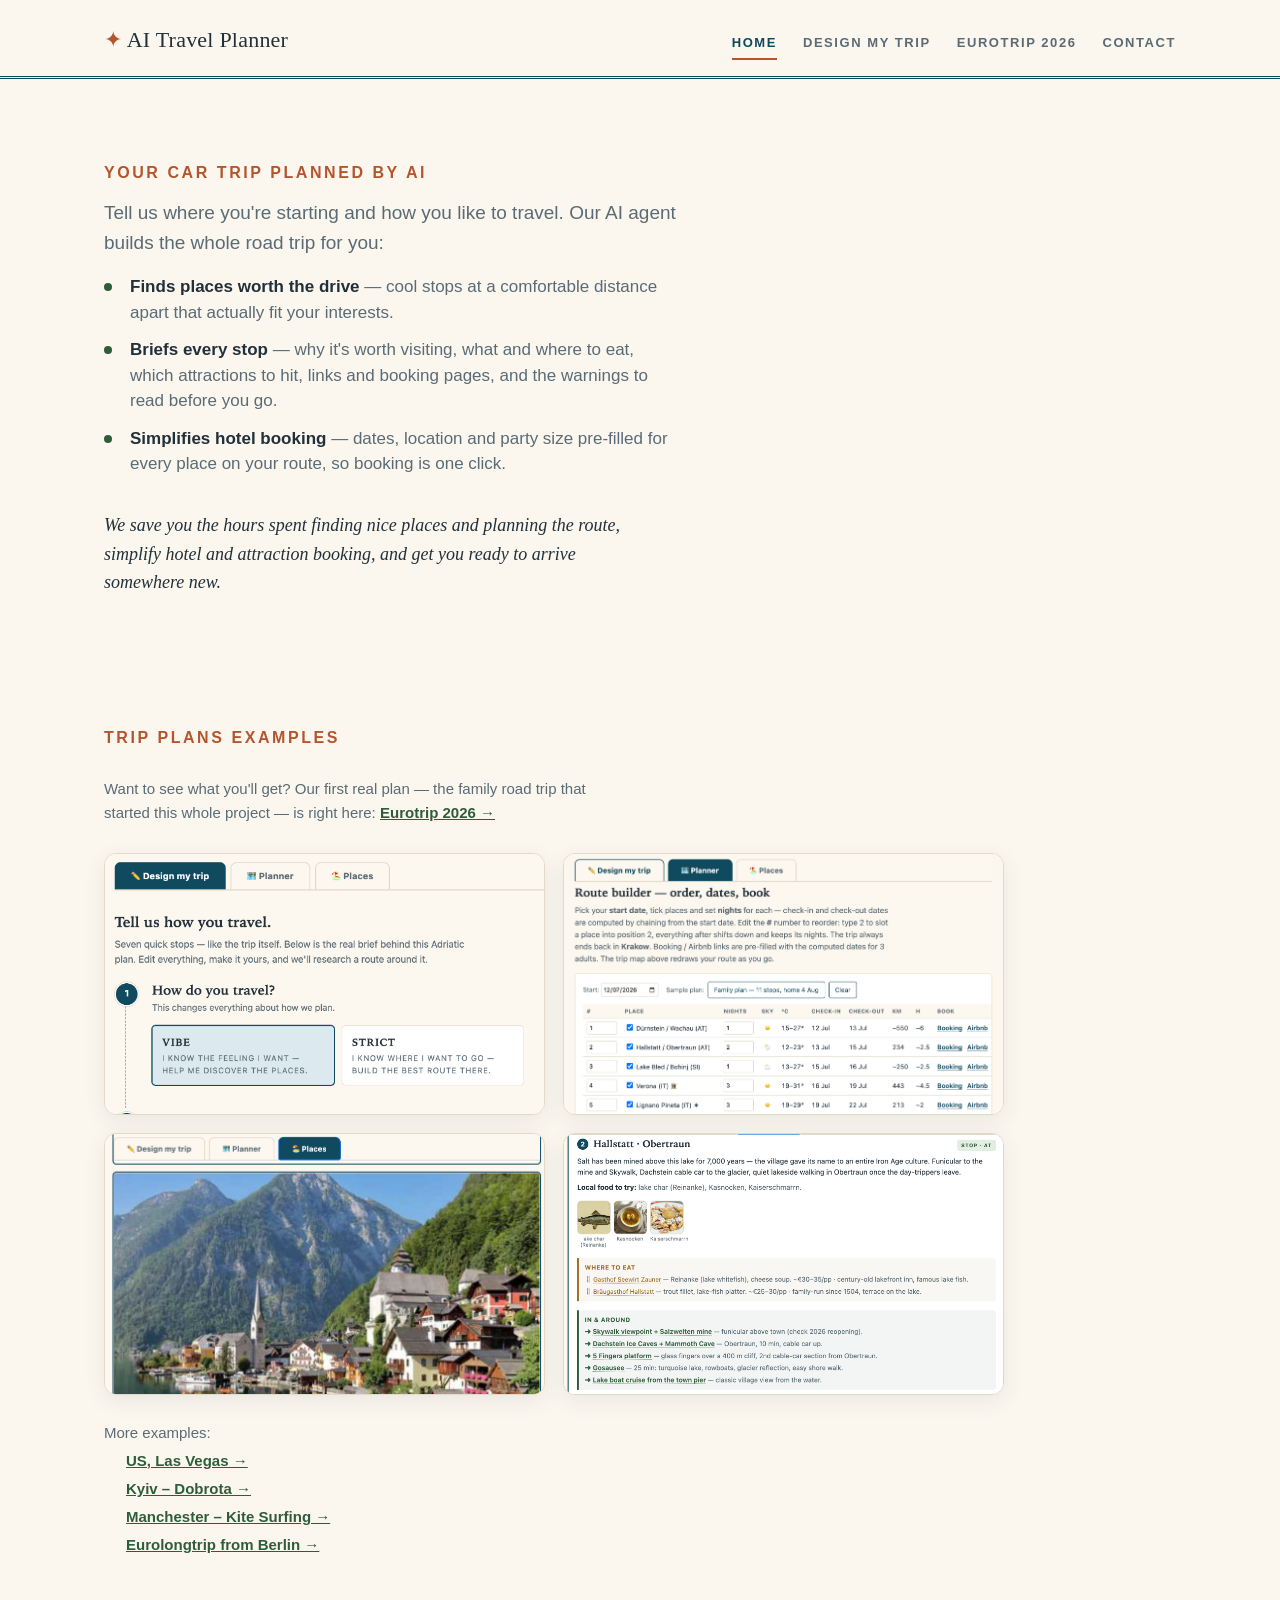
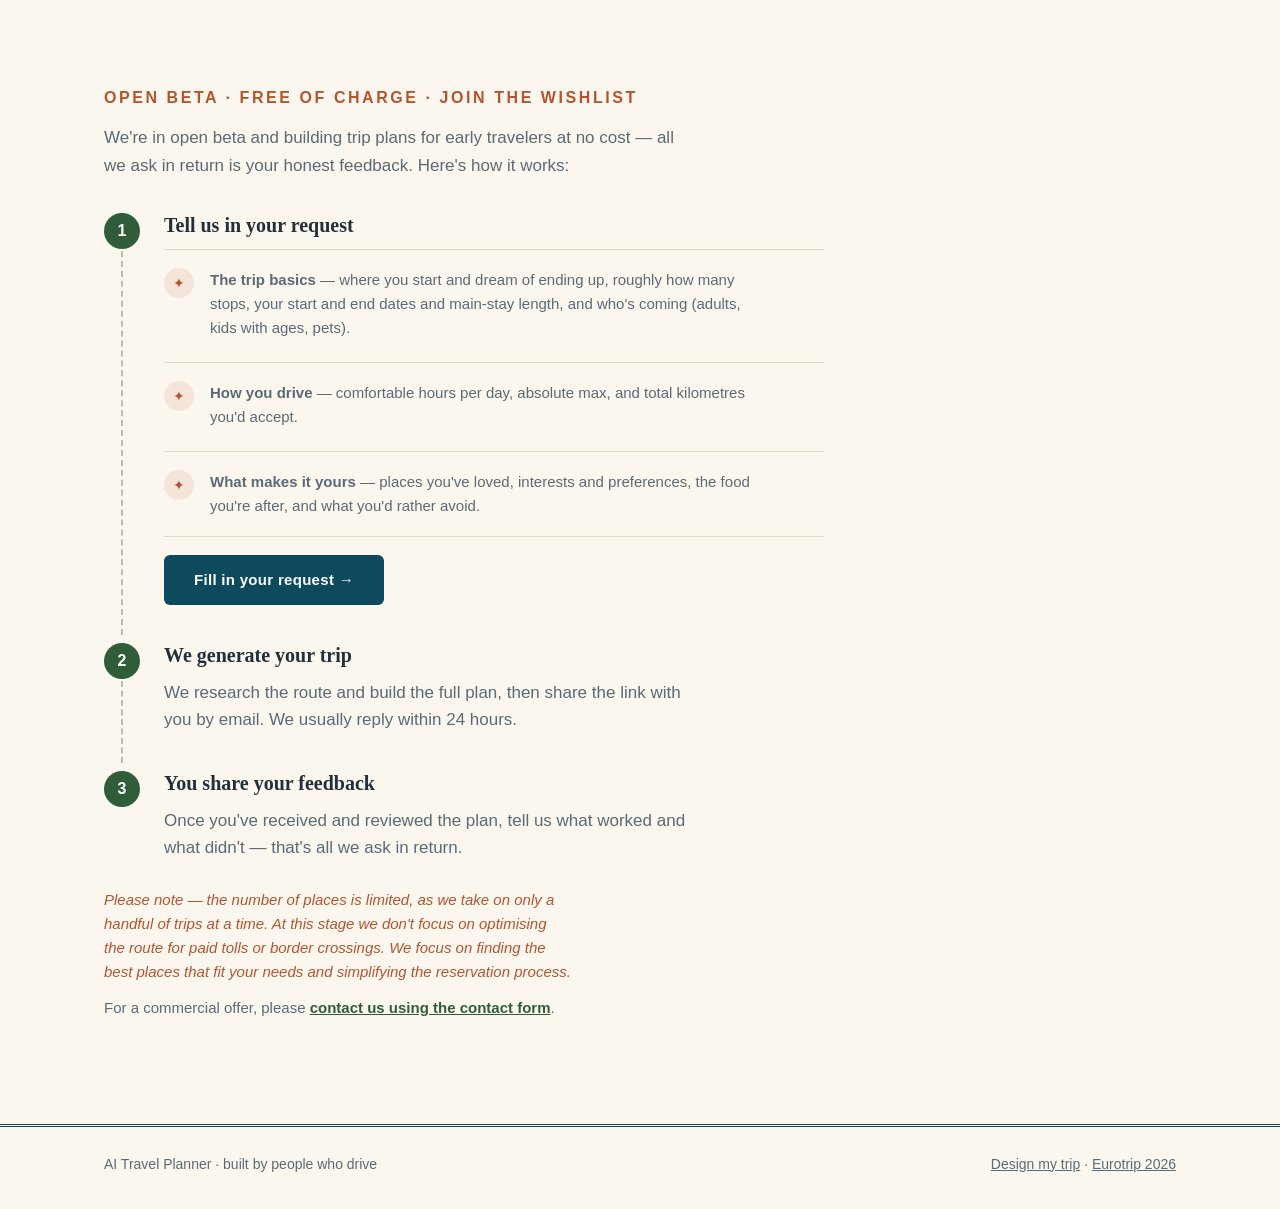
<file: docs/index.html>
<!DOCTYPE html>
<html lang="en">
<head>
<meta charset="UTF-8">
<meta name="viewport" content="width=device-width, initial-scale=1">
<title>AI Travel Planner — car trips, planned by an agent</title>
<meta name="description" content="An AI agent that plans multi-day car trips: real roads, real driving times, day-by-day itineraries you can actually drive.">
<link rel="icon" href="data:image/svg+xml,%3Csvg xmlns='http://www.w3.org/2000/svg' viewBox='0 0 100 100'%3E%3Ccircle cx='50' cy='50' r='46' fill='%230E4A5E'/%3E%3Cpath d='M50 18 L60 55 L50 48 L40 55 Z' fill='%23FBF7EF'/%3E%3Cpath d='M50 82 L40 45 L50 52 L60 45 Z' fill='%23B4552D'/%3E%3C/svg%3E">
<link rel="stylesheet" href="styles.css">
</head>
<body>

<header class="site-header">
  <div class="wrap">
    <a class="brand" href="index.html"><span class="compass">✦</span> AI Travel Planner</a>
    <nav class="site-nav">
      <a href="index.html" class="active">Home</a>
      <a href="design_my_trip.html">Design my trip</a>
      <a href="eurotrip.html">Eurotrip 2026</a>
      <a href="contact.html">Contact</a>
      <a href="#" data-portal-link="/trips" hidden>My trips ↗</a>
    </nav>
  </div>
</header>

<main>

<section class="hero">
  <div class="wrap">
    <h1>Your car trip <span class="h1-accent">planned by AI</span></h1>
    <p class="lede">Tell us where you're starting and how you like to travel. Our AI agent builds the whole road trip for you:</p>
    <ul class="hero-points">
      <li><b>Finds places worth the drive</b> — cool stops at a comfortable distance apart that actually fit your interests.</li>
      <li><b>Briefs every stop</b> — why it's worth visiting, what and where to eat, which attractions to hit, links and booking pages, and the warnings to read before you go.</li>
      <li><b>Simplifies hotel booking</b> — dates, location and party size pre-filled for every place on your route, so booking is one click.</li>
    </ul>
    <p class="hero-close">We save you the hours spent finding nice places and planning the route, simplify hotel and attraction booking, and get you ready to arrive somewhere new.</p>
  </div>
</section>

<section class="section" id="real-plan">
  <div class="wrap">
    <p class="eyebrow">Trip plans examples</p>
    <p class="wishlist-origin">Want to see what you'll get? Our first real plan — the family road trip that started this whole project — is right here: <a href="eurotrip.html">Eurotrip 2026 →</a></p>
    <div class="preview-grid">
      <a href="eurotrip.html#design"><img src="img/preview/design-form.png" alt="Design my trip — the brief form" loading="lazy"></a>
      <a href="eurotrip.html#planner"><img src="img/preview/route-builder.png" alt="Route builder — order stops, set nights, book with pre-filled dates" loading="lazy"></a>
      <a href="eurotrip.html#places"><img src="img/preview/places-photo.png" alt="Places — a photo of each stop" loading="lazy"></a>
      <a href="eurotrip.html#places"><img src="img/preview/place-brief.png" alt="Every place fully briefed — food, where to eat, things to do" loading="lazy"></a>
    </div>
    <p class="wishlist-origin">More examples:<br>
      <a class="ex-link" href="trips/121b8db1-5174-4a16-81e6-8f4e1f0cdf05.html">US, Las Vegas →</a>
      <a class="ex-link" href="trips/0240665c-20ee-4bab-9d51-dd1aa7dc5ece.html">Kyiv – Dobrota →</a>
      <a class="ex-link" href="trips/0b92450a-782c-4615-911d-81e97b357e43.html">Manchester – Kite Surfing →</a>
      <a class="ex-link" href="trips/89b87e86-0fc5-4157-9652-ba1b5eb1e8b8.html">Eurolongtrip from Berlin →</a>
    </p>
  </div>
</section>

<section class="section" id="wishlist">
  <div class="wrap">
    <p class="eyebrow">Open beta · free of charge · Join the wishlist</p>
    <p class="section-sub">We're in open beta and building trip plans for early travelers at no cost — all we ask in return is your honest feedback. Here's how it works:</p>
    <ol class="steps">
      <li>
        <span class="step-n">1</span>
        <div>
          <h3>Tell us in your request</h3>
          <ul class="feature-list wishlist-ask">
            <li><span class="fi">✦</span><div><p><b>The trip basics</b> — where you start and dream of ending up, roughly how many stops, your start and end dates and main-stay length, and who's coming (adults, kids with ages, pets).</p></div></li>
            <li><span class="fi">✦</span><div><p><b>How you drive</b> — comfortable hours per day, absolute max, and total kilometres you'd accept.</p></div></li>
            <li><span class="fi">✦</span><div><p><b>What makes it yours</b> — places you've loved, interests and preferences, the food you're after, and what you'd rather avoid.</p></div></li>
          </ul>
          <div class="hero-ctas">
            <a class="btn" href="design_my_trip.html">Fill in your request →</a>
          </div>
        </div>
      </li>
      <li>
        <span class="step-n">2</span>
        <div>
          <h3>We generate your trip</h3>
          <p>We research the route and build the full plan, then share the link with you by email. We usually reply within 24 hours.</p>
        </div>
      </li>
      <li>
        <span class="step-n">3</span>
        <div>
          <h3>You share your feedback</h3>
          <p>Once you've received and reviewed the plan, tell us what worked and what didn't — that's all we ask in return.</p>
        </div>
      </li>
    </ol>
    <p class="steps-note">Please note — the number of places is limited, as we take on only a handful of trips at a time. At this stage we don't focus on optimising the route for paid tolls or border crossings. We focus on finding the best places that fit your needs and simplifying the reservation process.</p>
    <p class="steps-commercial">For a commercial offer, please <a href="contact.html">contact us using the contact form</a>.</p>
  </div>
</section>

</main>

<footer class="site-footer">
  <div class="wrap">
    <span>AI Travel Planner · built by people who drive</span>
    <span><a href="design_my_trip.html">Design my trip</a> · <a href="eurotrip.html">Eurotrip 2026</a></span>
  </div>
</footer>

<script src="site.js" defer></script>
</body>
</html>
</file>
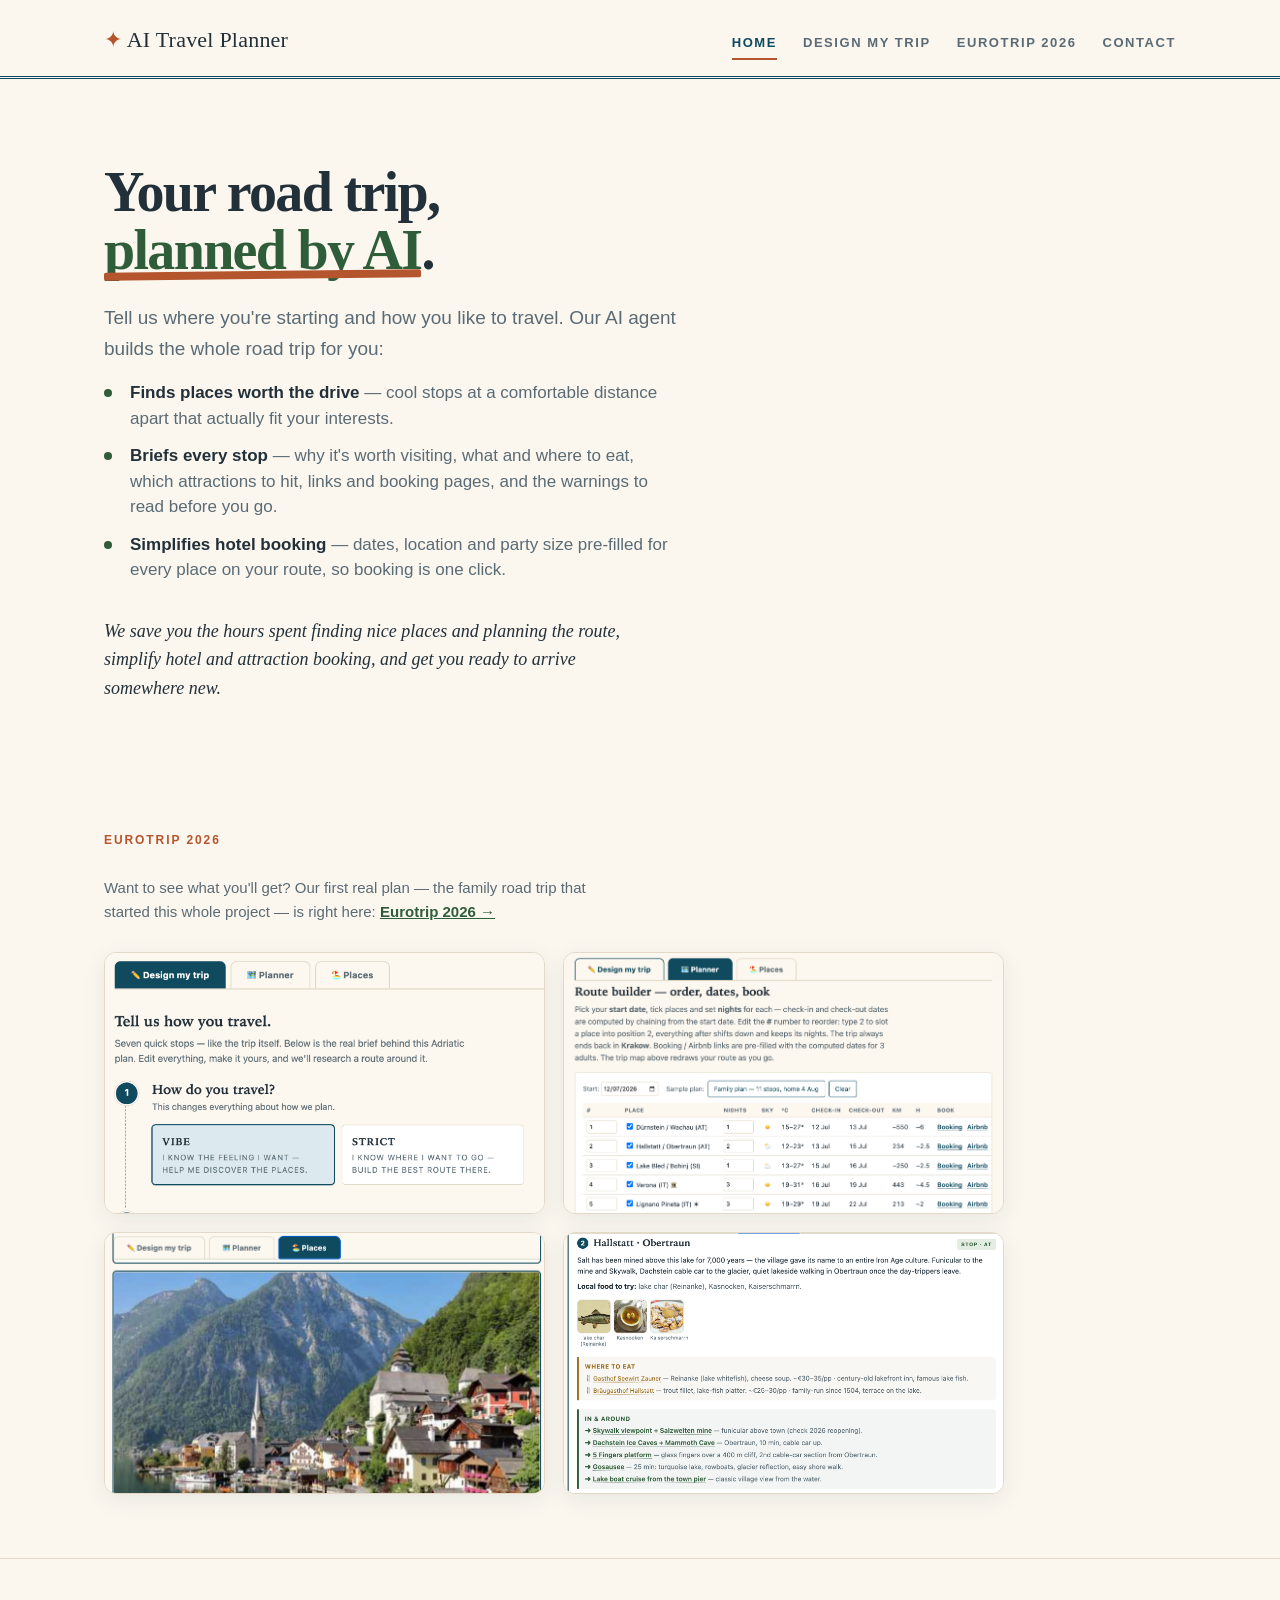
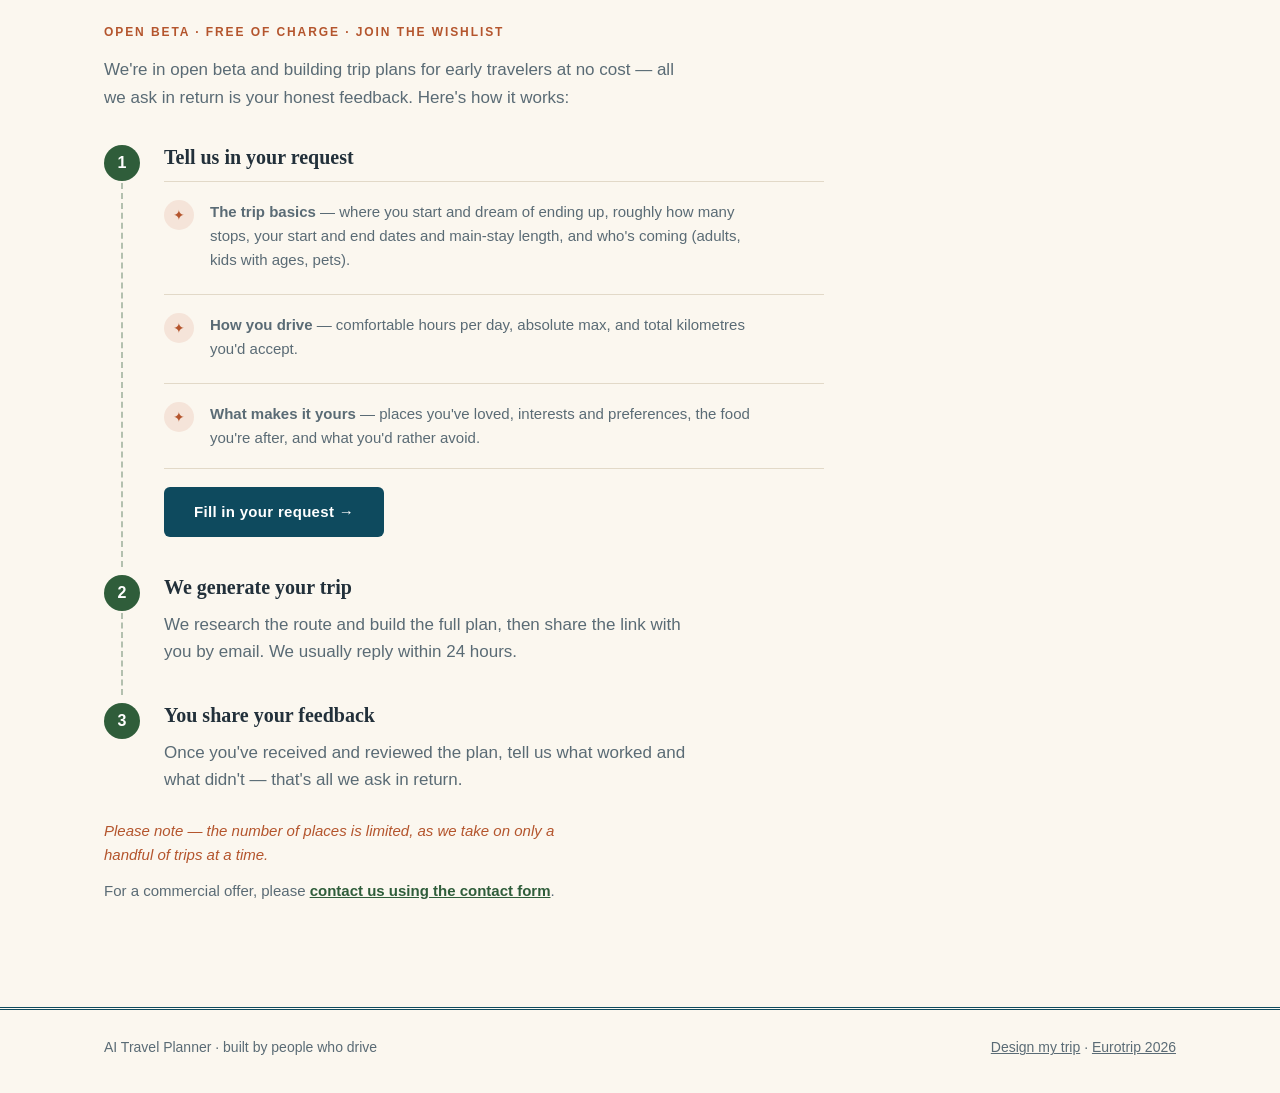
<file: website/index.html>
<!DOCTYPE html>
<html lang="en">
<head>
<meta charset="UTF-8">
<meta name="viewport" content="width=device-width, initial-scale=1">
<title>AI Travel Planner — car trips, planned by an agent</title>
<meta name="description" content="An AI agent that plans multi-day car trips: real roads, real driving times, day-by-day itineraries you can actually drive.">
<link rel="icon" href="data:image/svg+xml,%3Csvg xmlns='http://www.w3.org/2000/svg' viewBox='0 0 100 100'%3E%3Ccircle cx='50' cy='50' r='46' fill='%230E4A5E'/%3E%3Cpath d='M50 18 L60 55 L50 48 L40 55 Z' fill='%23FBF7EF'/%3E%3Cpath d='M50 82 L40 45 L50 52 L60 45 Z' fill='%23B4552D'/%3E%3C/svg%3E">
<link rel="stylesheet" href="styles.css">
</head>
<body>

<header class="site-header">
  <div class="wrap">
    <a class="brand" href="index.html"><span class="compass">✦</span> AI Travel Planner</a>
    <nav class="site-nav">
      <a href="index.html" class="active">Home</a>
      <a href="design_my_trip.html">Design my trip</a>
      <a href="eurotrip.html">Eurotrip 2026</a>
      <a href="contact.html">Contact</a>
    </nav>
  </div>
</header>

<main>

<section class="hero">
  <div class="wrap">
    <h1>Your road trip,<br><span class="h1-accent">planned by AI</span>.</h1>
    <p class="lede">Tell us where you're starting and how you like to travel. Our AI agent builds the whole road trip for you:</p>
    <ul class="hero-points">
      <li><b>Finds places worth the drive</b> — cool stops at a comfortable distance apart that actually fit your interests.</li>
      <li><b>Briefs every stop</b> — why it's worth visiting, what and where to eat, which attractions to hit, links and booking pages, and the warnings to read before you go.</li>
      <li><b>Simplifies hotel booking</b> — dates, location and party size pre-filled for every place on your route, so booking is one click.</li>
    </ul>
    <p class="hero-close">We save you the hours spent finding nice places and planning the route, simplify hotel and attraction booking, and get you ready to arrive somewhere new.</p>
  </div>
</section>

<section class="section" id="real-plan">
  <div class="wrap">
    <p class="eyebrow">Eurotrip 2026</p>
    <p class="wishlist-origin">Want to see what you'll get? Our first real plan — the family road trip that started this whole project — is right here: <a href="eurotrip.html">Eurotrip 2026 →</a></p>
    <div class="preview-grid">
      <a href="eurotrip.html#design"><img src="img/preview/design-form.png" alt="Design my trip — the brief form" loading="lazy"></a>
      <a href="eurotrip.html#planner"><img src="img/preview/route-builder.png" alt="Route builder — order stops, set nights, book with pre-filled dates" loading="lazy"></a>
      <a href="eurotrip.html#places"><img src="img/preview/places-photo.png" alt="Places — a photo of each stop" loading="lazy"></a>
      <a href="eurotrip.html#places"><img src="img/preview/place-brief.png" alt="Every place fully briefed — food, where to eat, things to do" loading="lazy"></a>
    </div>
  </div>
</section>

<section class="section" id="wishlist">
  <div class="wrap">
    <p class="eyebrow">Open beta · free of charge · Join the wishlist</p>
    <p class="section-sub">We're in open beta and building trip plans for early travelers at no cost — all we ask in return is your honest feedback. Here's how it works:</p>
    <ol class="steps">
      <li>
        <span class="step-n">1</span>
        <div>
          <h3>Tell us in your request</h3>
          <ul class="feature-list wishlist-ask">
            <li><span class="fi">✦</span><div><p><b>The trip basics</b> — where you start and dream of ending up, roughly how many stops, your start and end dates and main-stay length, and who's coming (adults, kids with ages, pets).</p></div></li>
            <li><span class="fi">✦</span><div><p><b>How you drive</b> — comfortable hours per day, absolute max, and total kilometres you'd accept.</p></div></li>
            <li><span class="fi">✦</span><div><p><b>What makes it yours</b> — places you've loved, interests and preferences, the food you're after, and what you'd rather avoid.</p></div></li>
          </ul>
          <div class="hero-ctas">
            <a class="btn" href="design_my_trip.html">Fill in your request →</a>
          </div>
        </div>
      </li>
      <li>
        <span class="step-n">2</span>
        <div>
          <h3>We generate your trip</h3>
          <p>We research the route and build the full plan, then share the link with you by email. We usually reply within 24 hours.</p>
        </div>
      </li>
      <li>
        <span class="step-n">3</span>
        <div>
          <h3>You share your feedback</h3>
          <p>Once you've received and reviewed the plan, tell us what worked and what didn't — that's all we ask in return.</p>
        </div>
      </li>
    </ol>
    <p class="steps-note">Please note — the number of places is limited, as we take on only a handful of trips at a time.</p>
    <p class="steps-commercial">For a commercial offer, please <a href="contact.html">contact us using the contact form</a>.</p>
  </div>
</section>

</main>

<footer class="site-footer">
  <div class="wrap">
    <span>AI Travel Planner · built by people who drive</span>
    <span><a href="design_my_trip.html">Design my trip</a> · <a href="eurotrip.html">Eurotrip 2026</a></span>
  </div>
</footer>

</body>
</html>
</file>
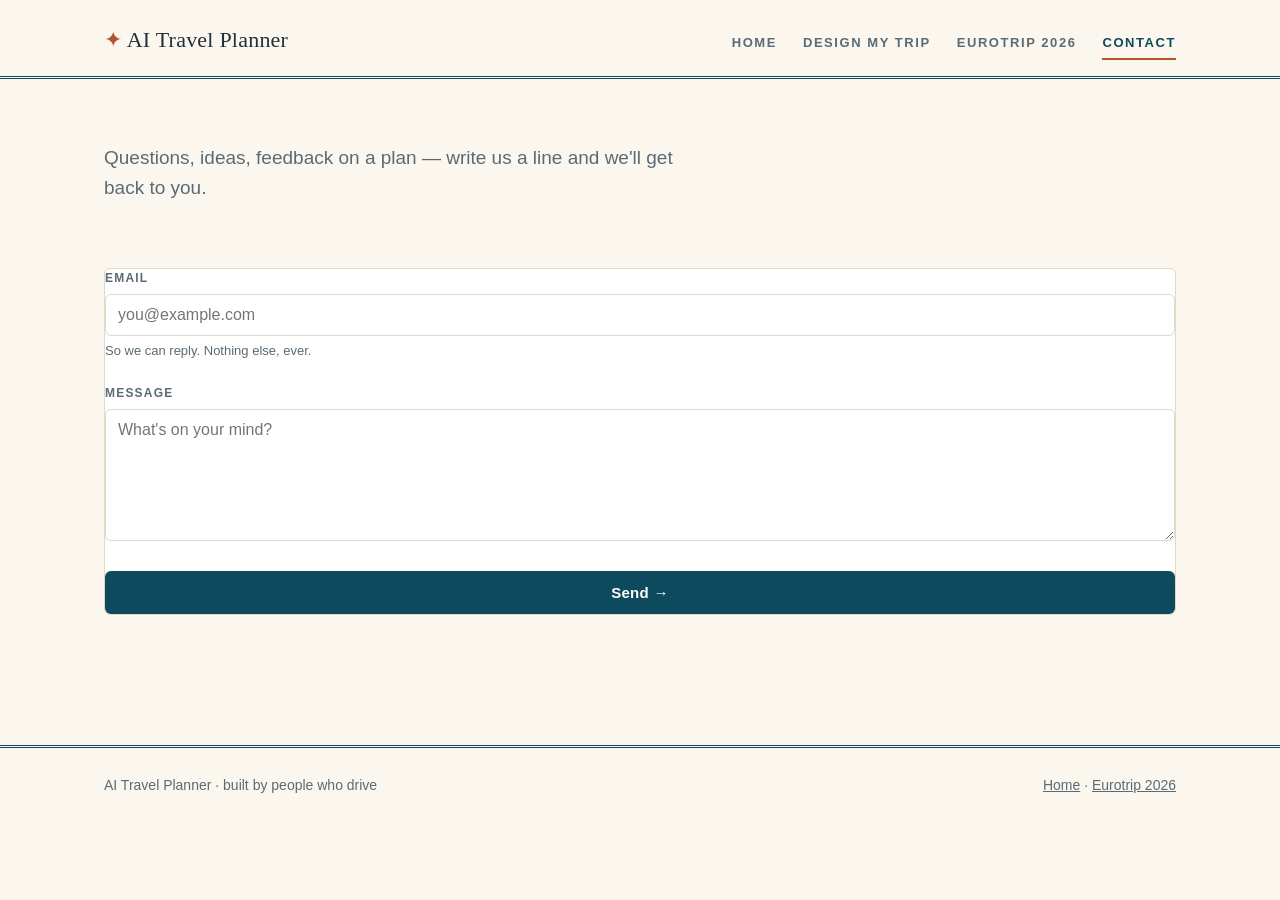
<file: docs/contact.html>
<!DOCTYPE html>
<html lang="en">
<head>
<meta charset="UTF-8">
<meta name="viewport" content="width=device-width, initial-scale=1">
<title>Contact — AI Travel Planner</title>
<meta name="description" content="Questions, ideas, feedback — drop us a line and we'll get back to you.">
<link rel="icon" href="data:image/svg+xml,%3Csvg xmlns='http://www.w3.org/2000/svg' viewBox='0 0 100 100'%3E%3Ccircle cx='50' cy='50' r='46' fill='%230E4A5E'/%3E%3Cpath d='M50 18 L60 55 L50 48 L40 55 Z' fill='%23FBF7EF'/%3E%3Cpath d='M50 82 L40 45 L50 52 L60 45 Z' fill='%23B4552D'/%3E%3C/svg%3E">
<link rel="stylesheet" href="styles.css">
</head>
<body>

<header class="site-header">
  <div class="wrap">
    <a class="brand" href="index.html"><span class="compass">✦</span> AI Travel Planner</a>
    <nav class="site-nav">
      <a href="index.html">Home</a>
      <a href="design_my_trip.html">Design my trip</a>
      <a href="eurotrip.html">Eurotrip 2026</a>
      <a href="contact.html" class="active">Contact</a>
      <a href="#" data-portal-link="/trips" hidden>My trips ↗</a>
    </nav>
  </div>
</header>

<main>

<section class="hero" style="padding: 64px 0 48px;">
  <div class="wrap">
    <p class="lede">Questions, ideas, feedback on a plan — write us a line and we'll get back to you.</p>
  </div>
</section>

<section style="padding-bottom: 90px;">
  <div class="wrap">

    <form id="contact-form" novalidate>
      <div class="card">
        <div class="form-row">
          <label for="email">Email</label>
          <input id="email" name="email" type="email" placeholder="you@example.com" autocomplete="email" required>
          <p class="field-hint">So we can reply. Nothing else, ever.</p>
        </div>
        <div class="form-row">
          <label for="message">Message</label>
          <textarea id="message" name="message" rows="6" placeholder="What's on your mind?" required></textarea>
        </div>
        <button class="btn" type="submit" style="width: 100%;">Send →</button>
        <p class="error" id="form-error" hidden></p>
      </div>
    </form>

    <div class="card success-card" id="success" hidden>
      <p class="eyebrow" style="color: var(--pine);">Message sent</p>
      <h2>Thanks for reaching out</h2>
      <p class="muted">We read every message and will get back to you at the email you gave us.</p>
      <p style="margin-top: 22px;"><a href="index.html">← Back to home</a></p>
    </div>

  </div>
</section>

</main>

<footer class="site-footer">
  <div class="wrap">
    <span>AI Travel Planner · built by people who drive</span>
    <span><a href="index.html">Home</a> · <a href="eurotrip.html">Eurotrip 2026</a></span>
  </div>
</footer>

<script>
(function () {
  // Email relays, tried in order — first success wins (a relay outage must not lose a submission).
  var RELAYS = [
    function (subject, fields) {
      var b = { access_key: "18219e04-da02-42d8-902b-fcaf90b8c042", subject: subject };
      Object.keys(fields).forEach(function (k) { b[k] = fields[k]; });
      return { url: "https://api.web3forms.com/submit", body: b };
    },
    function (subject, fields) {
      var b = { _subject: subject, _template: "table" };
      Object.keys(fields).forEach(function (k) { b[k] = fields[k]; });
      return { url: "https://formsubmit.co/ajax/sermakarevich@gmail.com", body: b };
    }
  ];
  function sendEmailCopy(subject, fields) {
    var i = 0;
    function attempt() {
      if (i >= RELAYS.length) return Promise.reject(new Error("all relays failed"));
      var r = RELAYS[i++](subject, fields);
      return fetch(r.url, {
        method: "POST",
        headers: { "Content-Type": "application/json", "Accept": "application/json" },
        body: JSON.stringify(r.body)
      }).then(function (res) {
        if (!res.ok) throw new Error("HTTP " + res.status);
        return res.json();
      }).then(function (j) {
        if (!j || !(j.success === true || j.success === "true")) throw new Error("relay rejected");
        return j;
      }).catch(function () { return attempt(); });
    }
    return attempt();
  }
  // DB service contact endpoint. Local dev auto-targets the db API on :8001;
  // in prod set PROD_CONTACT_API to https://<db-api-domain>/contact.
  // (Empty prod value = skip DB, email still sent.)
  var PROD_CONTACT_API = "";
  var isLocal = location.hostname === "localhost" || location.hostname === "127.0.0.1";
  var CONTACT_API = isLocal ? "http://localhost:8001/contact" : PROD_CONTACT_API;
  var SOURCE = "contact";
  var form = document.getElementById("contact-form");
  var errEl = document.getElementById("form-error");
  var successEl = document.getElementById("success");
  var submitting = false;

  function showError(msg) {
    errEl.textContent = msg;
    errEl.hidden = false;
  }

  form.addEventListener("submit", function (e) {
    e.preventDefault();
    if (submitting) return; // guard against rapid multi-click
    errEl.hidden = true;

    var email = form.email.value.trim();
    var message = form.message.value.trim();

    if (!email || !message) {
      showError("Please fill in your email and a message.");
      return;
    }
    if (!/^[^\s@]+@[^\s@]+\.[^\s@]+$/.test(email)) {
      showError("That email doesn't look right.");
      return;
    }

    var btn = form.querySelector("button[type=submit]");
    submitting = true;
    btn.disabled = true;
    btn.textContent = "Sending…";

    // DB is best-effort — email is the source of truth if it fails.
    var dbDone = Promise.resolve();
    if (CONTACT_API) {
      dbDone = fetch(CONTACT_API, {
        method: "POST",
        headers: { "Content-Type": "application/json" },
        body: JSON.stringify({ version: "v0", source: SOURCE, email: email, message: message })
      }).catch(function () { /* non-blocking */ });
    }

    dbDone
      .then(function () {
        return sendEmailCopy("Contact message — " + email, { "Email": email, "Message": message });
      })
      .then(function () {
        form.hidden = true;
        successEl.hidden = false;
        successEl.scrollIntoView({ behavior: "smooth", block: "center" });
      })
      .catch(function () {
        submitting = false;
        btn.disabled = false;
        btn.textContent = "Send →";
        showError("Couldn't send your message. Please try again, or email us directly at sermakarevich@gmail.com.");
      });
  });
})();
</script>

<script src="site.js" defer></script>
</body>
</html>
</file>
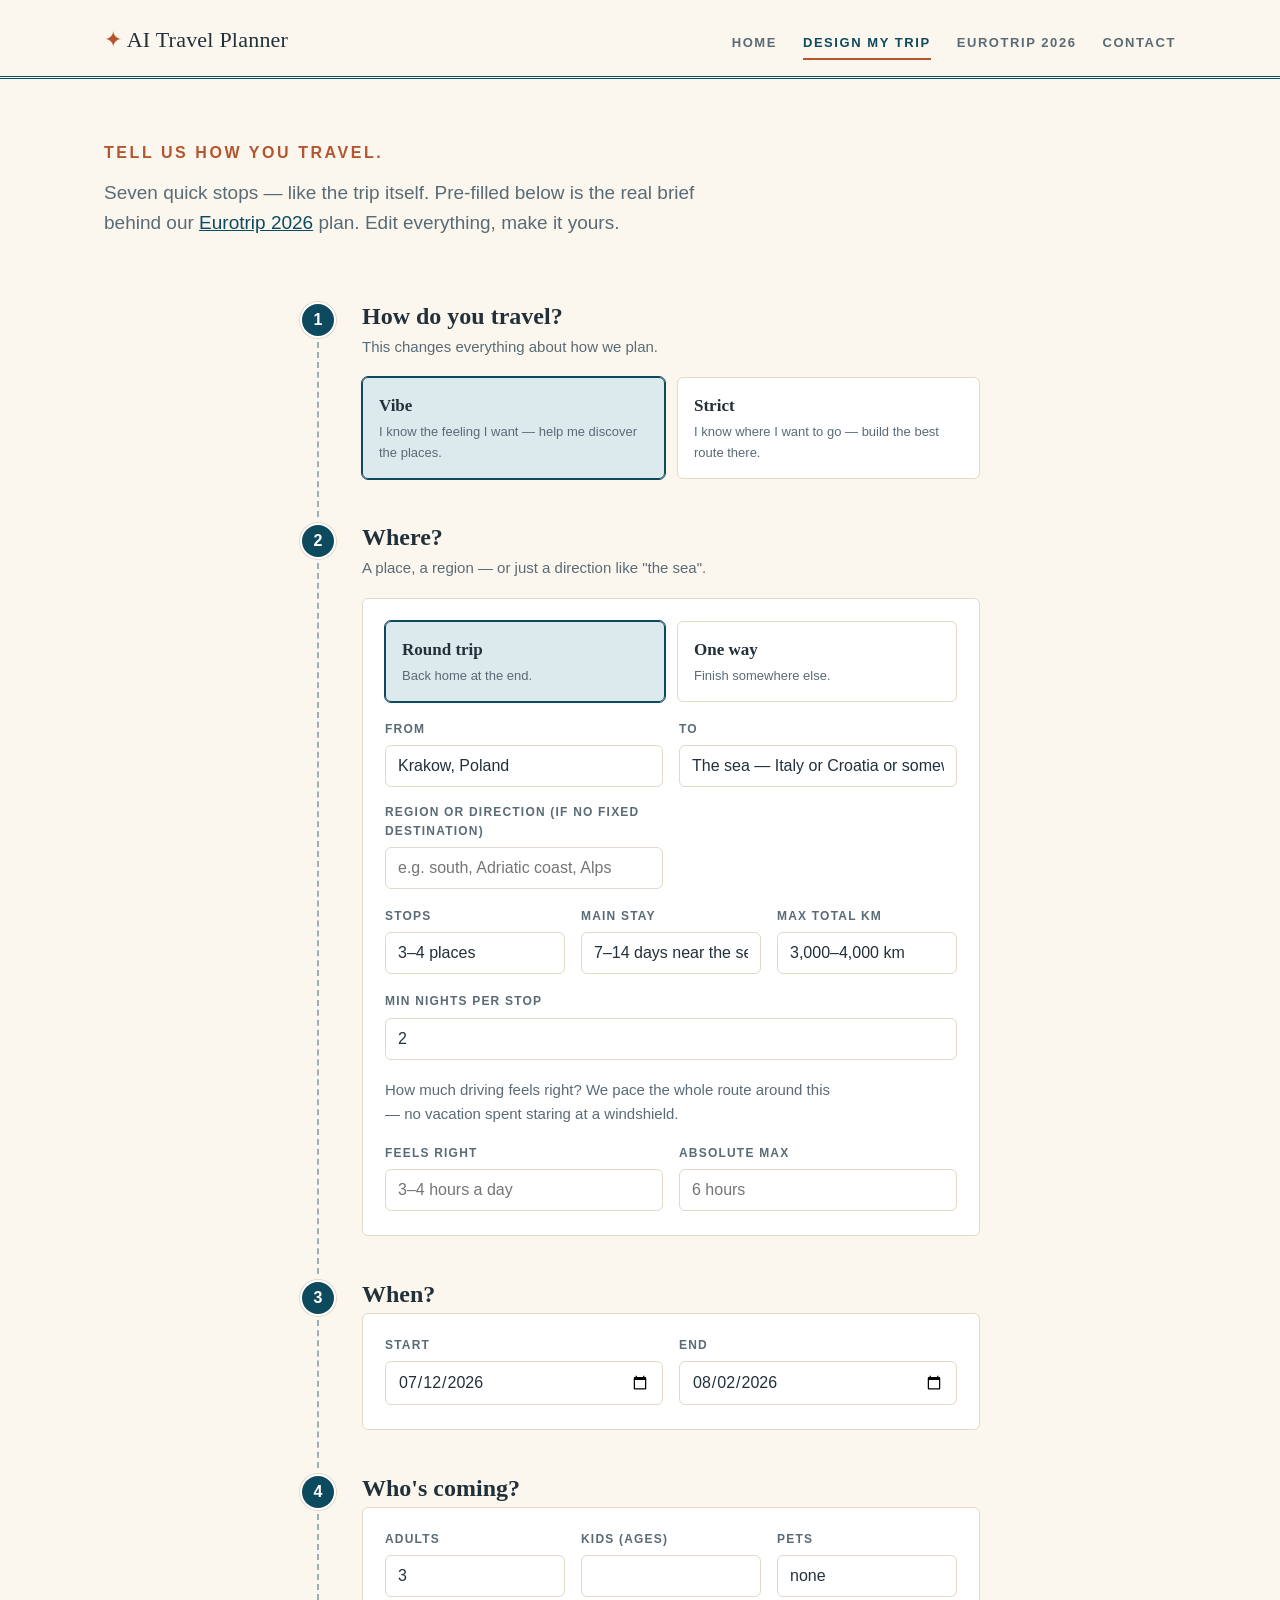
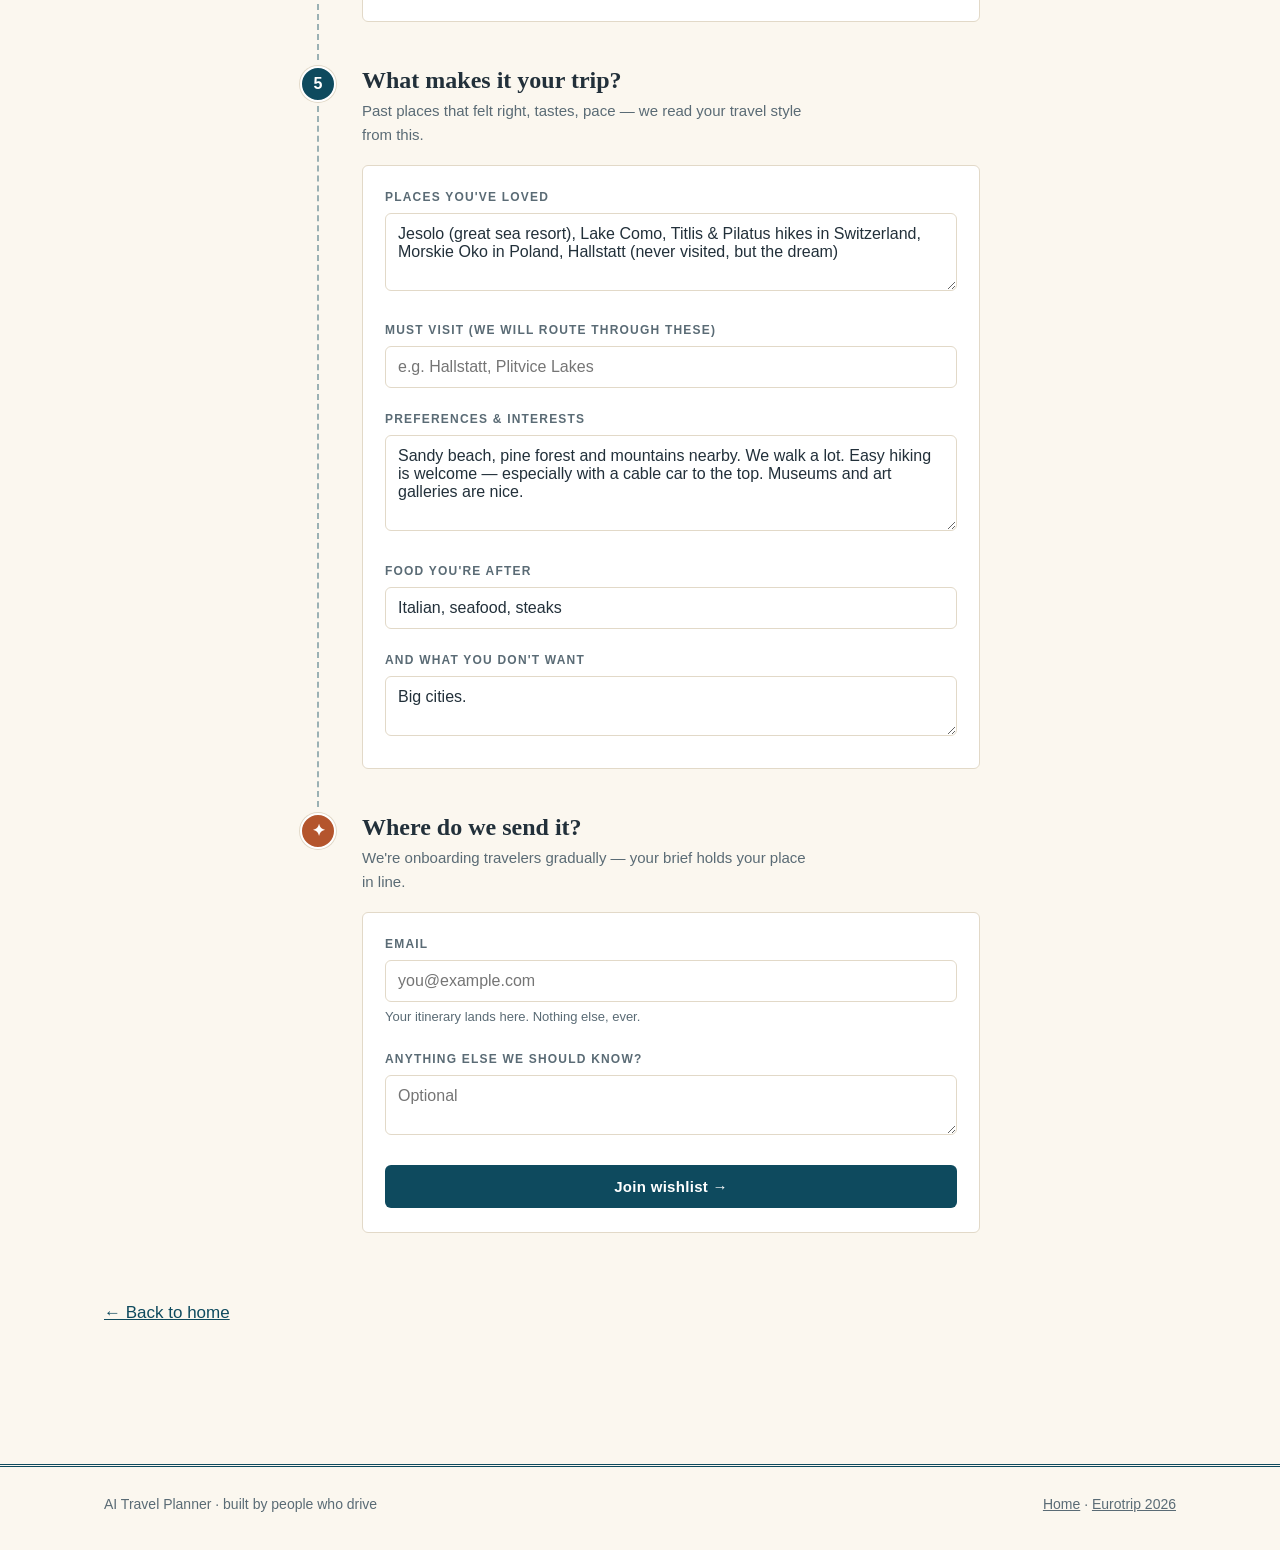
<file: docs/design_my_trip.html>
<!DOCTYPE html>
<html lang="en">
<head>
<meta charset="UTF-8">
<meta name="viewport" content="width=device-width, initial-scale=1">
<title>Design my trip — AI Travel Planner</title>
<meta name="description" content="The full trip brief: how you travel, who's coming, what you love and what you avoid. The more you tell us, the better the plan.">
<link rel="icon" href="data:image/svg+xml,%3Csvg xmlns='http://www.w3.org/2000/svg' viewBox='0 0 100 100'%3E%3Ccircle cx='50' cy='50' r='46' fill='%230E4A5E'/%3E%3Cpath d='M50 18 L60 55 L50 48 L40 55 Z' fill='%23FBF7EF'/%3E%3Cpath d='M50 82 L40 45 L50 52 L60 45 Z' fill='%23B4552D'/%3E%3C/svg%3E">
<link rel="stylesheet" href="styles.css">
</head>
<body>

<header class="site-header">
  <div class="wrap">
    <a class="brand" href="index.html"><span class="compass">✦</span> AI Travel Planner</a>
    <nav class="site-nav">
      <a href="index.html">Home</a>
      <a href="design_my_trip.html" class="active">Design my trip</a>
      <a href="eurotrip.html">Eurotrip 2026</a>
      <a href="contact.html">Contact</a>
      <a href="#" data-portal-link="/trips" hidden>My trips ↗</a>
    </nav>
  </div>
</header>

<main>

<section class="hero" style="padding: 64px 0 48px;">
  <div class="wrap">
    <h1>Tell us how you travel.</h1>
    <p class="lede">Seven quick stops — like the trip itself. Pre-filled below is the real brief behind our <a href="eurotrip.html">Eurotrip 2026</a> plan. Edit everything, make it yours.</p>
  </div>
</section>

<section style="padding-bottom: 90px;">
  <div class="wrap">

    <!-- DESIGN-FORM:START — generated by planner/scripts/build_design_form.py; edit the partial, not here -->
    <form id="brief-form" novalidate>
      <ol class="form-route">

        <li>
          <span class="pin">1</span>
          <h2 class="fr-h">How do you travel?</h2>
          <p class="section-note">This changes everything about how we plan.</p>
          <div class="choice-row">
            <label class="choice">
              <input type="radio" name="mode" value="vibe" checked>
              <span class="choice-title">Vibe</span>
              <span class="choice-sub">I know the feeling I want — help me discover the places.</span>
            </label>
            <label class="choice">
              <input type="radio" name="mode" value="strict">
              <span class="choice-title">Strict</span>
              <span class="choice-sub">I know where I want to go — build the best route there.</span>
            </label>
          </div>
        </li>

        <li>
          <span class="pin">2</span>
          <h2 class="fr-h">Where?</h2>
          <p class="section-note">A place, a region — or just a direction like "the sea".</p>
          <div class="card">
            <div class="choice-row" style="margin-bottom: 18px;">
              <label class="choice">
                <input type="radio" name="trip_type" value="round" checked>
                <span class="choice-title">Round trip</span>
                <span class="choice-sub">Back home at the end.</span>
              </label>
              <label class="choice">
                <input type="radio" name="trip_type" value="oneway">
                <span class="choice-title">One way</span>
                <span class="choice-sub">Finish somewhere else.</span>
              </label>
            </div>
            <div class="form-grid-2">
              <div>
                <label for="from">From</label>
                <input id="from" name="from" type="text" value="Krakow, Poland" required>
              </div>
              <div>
                <label for="to">To</label>
                <input id="to" name="to" type="text" value="The sea — Italy or Croatia or somewhere there">
              </div>
              <div>
                <label for="region-hint">Region or direction (if no fixed destination)</label>
                <input id="region-hint" name="region_hint" type="text" placeholder="e.g. south, Adriatic coast, Alps" value="">
              </div>
            </div>
            <div class="form-grid-3" style="margin-top: 18px;">
              <div>
                <label for="stops">Stops</label>
                <input id="stops" name="stops" type="text" value="3–4 places">
              </div>
              <div>
                <label for="main-stop">Main stay</label>
                <input id="main-stop" name="main_stop" type="text" value="7–14 days near the sea">
              </div>
              <div>
                <label for="max-km">Max total km</label>
                <input id="max-km" name="max_km" type="text" value="3,000–4,000 km">
              </div>
            </div>
            <div style="margin-top: 18px;">
              <label for="min-nights">Min nights per stop</label>
              <input id="min-nights" name="min_nights" type="number" min="1" max="10" value="2">
            </div>
            <p class="section-note" style="margin-top: 18px;">How much driving feels right? We pace the whole route around this — no vacation spent staring at a windshield.</p>
            <div class="form-grid-2">
              <div>
                <label for="drive-optimal">Feels right</label>
                <input id="drive-optimal" name="drive_optimal" type="text" placeholder="3–4 hours a day" value="">
              </div>
              <div>
                <label for="drive-max">Absolute max</label>
                <input id="drive-max" name="drive_max" type="text" placeholder="6 hours" value="">
              </div>
            </div>
          </div>
        </li>

        <li>
          <span class="pin">3</span>
          <h2 class="fr-h">When?</h2>
          <div class="card">
            <div class="form-grid-2">
              <div>
                <label for="start">Start</label>
                <input id="start" name="start" type="date" value="2026-07-12" required>
              </div>
              <div>
                <label for="end">End</label>
                <input id="end" name="end" type="date" value="2026-08-02" required>
              </div>
            </div>
          </div>
        </li>

        <li>
          <span class="pin">4</span>
          <h2 class="fr-h">Who's coming?</h2>
          <div class="card">
            <div class="form-grid-3">
              <div>
                <label for="adults">Adults</label>
                <input id="adults" name="adults" type="number" min="1" max="12" value="3" required>
              </div>
              <div>
                <label for="kids">Kids (ages)</label>
                <input id="kids" name="kids" type="text" value="">
              </div>
              <div>
                <label for="pets">Pets</label>
                <input id="pets" name="pets" type="text" value="none">
              </div>
            </div>
          </div>
        </li>

        <li>
          <span class="pin">5</span>
          <h2 class="fr-h">What makes it your trip?</h2>
          <p class="section-note">Past places that felt right, tastes, pace — we read your travel style from this.</p>
          <div class="card">
            <div class="form-row">
              <label for="loved">Places you've loved</label>
              <textarea id="loved" name="loved" rows="3">Jesolo (great sea resort), Lake Como, Titlis &amp; Pilatus hikes in Switzerland, Morskie Oko in Poland, Hallstatt (never visited, but the dream)</textarea>
            </div>
            <div class="form-row">
              <label for="must-visit">Must visit (we will route through these)</label>
              <input id="must-visit" name="must_visit" type="text" placeholder="e.g. Hallstatt, Plitvice Lakes" value="">
            </div>
            <div class="form-row">
              <label for="prefs">Preferences &amp; interests</label>
              <textarea id="prefs" name="prefs" rows="4">Sandy beach, pine forest and mountains nearby. We walk a lot. Easy hiking is welcome — especially with a cable car to the top. Museums and art galleries are nice.</textarea>
            </div>
            <div class="form-row" style="margin-top: 18px;">
              <label for="food">Food you're after</label>
              <input id="food" name="food" type="text" value="Italian, seafood, steaks">
            </div>
            <div class="form-row" style="margin-bottom: 0;">
              <label for="avoid">And what you don't want</label>
              <textarea id="avoid" name="avoid" rows="2">Big cities.</textarea>
            </div>
          </div>
        </li>

        <li>
          <span class="pin pin-final">✦</span>
          <h2 class="fr-h">Where do we send it?</h2>
          <p class="section-note">We're onboarding travelers gradually — your brief holds your place in line.</p>
          <div class="card">
            <div class="form-row">
              <label for="email">Email</label>
              <input id="email" name="email" type="email" placeholder="you@example.com" autocomplete="email" required>
              <p class="field-hint">Your itinerary lands here. Nothing else, ever.</p>
            </div>
            <div class="form-row">
              <label for="note">Anything else we should know?</label>
              <textarea id="note" name="note" rows="2" placeholder="Optional"></textarea>
            </div>
            <button class="btn" type="submit" style="width: 100%;">Join wishlist →</button>
            <p class="error" id="form-error" hidden></p>
          </div>
        </li>

      </ol>
    </form>

    <div class="card success-card" id="success" hidden>
      <p class="eyebrow" style="color: var(--pine);">You're on the list</p>
      <h2 style="color:var(--pine);font-family:var(--serif);font-size:24px;margin-bottom:10px">Brief received</h2>
      <p class="muted">We'll research the route around everything you told us and email your day-by-day itinerary.</p>
    </div>
    <!-- DESIGN-FORM:END -->

    <p style="margin-top: 22px;"><a href="index.html">← Back to home</a></p>
    <p style="margin-top: 8px;"><a href="#" data-portal-link="/wishlist" hidden>Track your briefs and trips in the portal ↗</a></p>

  </div>
</section>

</main>

<footer class="site-footer">
  <div class="wrap">
    <span>AI Travel Planner · built by people who drive</span>
    <span><a href="index.html">Home</a> · <a href="eurotrip.html">Eurotrip 2026</a></span>
  </div>
</footer>

<script>
(function () {
  // Email relays, tried in order — first success wins (a relay outage must not lose a submission).
  var RELAYS = [
    function (subject, fields) {
      var b = { access_key: "18219e04-da02-42d8-902b-fcaf90b8c042", subject: subject };
      Object.keys(fields).forEach(function (k) { b[k] = fields[k]; });
      return { url: "https://api.web3forms.com/submit", body: b };
    },
    function (subject, fields) {
      var b = { _subject: subject, _template: "table" };
      Object.keys(fields).forEach(function (k) { b[k] = fields[k]; });
      return { url: "https://formsubmit.co/ajax/sermakarevich@gmail.com", body: b };
    }
  ];
  function sendEmailCopy(subject, fields) {
    var i = 0;
    function attempt() {
      if (i >= RELAYS.length) return Promise.reject(new Error("all relays failed"));
      var r = RELAYS[i++](subject, fields);
      return fetch(r.url, {
        method: "POST",
        headers: { "Content-Type": "application/json", "Accept": "application/json" },
        body: JSON.stringify(r.body)
      }).then(function (res) {
        if (!res.ok) throw new Error("HTTP " + res.status);
        return res.json();
      }).then(function (j) {
        if (!j || !(j.success === true || j.success === "true")) throw new Error("relay rejected");
        return j;
      }).catch(function () { return attempt(); });
    }
    return attempt();
  }
  // DB service wishlist endpoint. Local dev auto-targets the db API on :8001;
  // in prod set PROD_WISHLIST_API to https://<db-api-domain>/wishlist.
  // (Empty prod value = skip DB, email still sent.)
  var PROD_WISHLIST_API = "";
  var isLocal = location.hostname === "localhost" || location.hostname === "127.0.0.1";
  var WISHLIST_API = isLocal ? "http://localhost:8001/wishlist" : PROD_WISHLIST_API;
  var SOURCE = "design_my_trip";
  var form = document.getElementById("brief-form");
  var errEl = document.getElementById("form-error");
  var successEl = document.getElementById("success");
  var submitting = false;

  function showError(msg) {
    errEl.textContent = msg;
    errEl.hidden = false;
  }

  form.addEventListener("submit", function (e) {
    e.preventDefault();
    if (submitting) return; // guard against rapid multi-click
    errEl.hidden = true;

    var from = form.from.value.trim();
    var start = form.start.value;
    var end = form.end.value;
    var email = form.email.value.trim();

    if (!from || !start || !end || !email) {
      showError("Please fill in: where from, both dates, and your email.");
      return;
    }
    if (end < start) {
      showError("End date is before the start date.");
      return;
    }
    if (!/^[^\s@]+@[^\s@]+\.[^\s@]+$/.test(email)) {
      showError("That email doesn't look right.");
      return;
    }

    var mode = form.querySelector("input[name=mode]:checked").value;
    var tripType = form.querySelector("input[name=trip_type]:checked").value;

    var btn = form.querySelector("button[type=submit]");
    submitting = true;
    btn.disabled = true;
    btn.textContent = "Sending…";

    var fields = {
      "Mode": mode === "vibe" ? "Vibe — discover places" : "Strict — knows the destination",
      "Trip type": tripType === "round" ? "Round trip" : "One way",
      "From": from,
      "To": form.to.value.trim(),
      "Start": start,
      "End": end,
      "Adults": form.adults.value,
      "Kids": form.kids.value.trim(),
      "Pets": form.pets.value.trim(),
      "Driving per day (optimal)": form.drive_optimal.value.trim(),
      "Driving per day (max)": form.drive_max.value.trim(),
      "Places they loved": form.loved.value.trim(),
      "Preferences": form.prefs.value.trim(),
      "Stops": form.stops.value.trim(),
      "Main stay": form.main_stop.value.trim(),
      "Max total km": form.max_km.value.trim(),
      "Food": form.food.value.trim(),
      "Avoid": form.avoid.value.trim(),
      "Note": form.note.value.trim(),
      "Min nights per stop": form.min_nights.value.trim(),
      "Must visit": form.must_visit.value.trim(),
      "Region hint": form.region_hint.value.trim(),
      "Traveler email": email
    };

    // Check the DB first — one wishlist entry per email — before sending the email copy.
    var dbDuplicate = false;
    var dbDone = Promise.resolve();
    if (WISHLIST_API) {
      var dbBody = {
        version: "v0",
        source: SOURCE, email: email,
        from: from, to: form.to.value.trim(), start: start, end: end,
        fields: fields
      };
      dbDone = fetch(WISHLIST_API, {
        method: "POST",
        headers: { "Content-Type": "application/json" },
        body: JSON.stringify(dbBody)
      }).then(function (res) {
        if (res.status === 409) dbDuplicate = true;
      }).catch(function () { /* non-blocking — email is the source of truth if this fails */ });
    }

    dbDone
      .then(function () {
        if (dbDuplicate) {
          var err = new Error("duplicate");
          err.duplicate = true;
          throw err;
        }
        return sendEmailCopy("Wishlist brief — " + from + " → " + (form.to.value.trim() || "open") + " (" + start + ")", fields);
      })
      .then(function () {
        form.hidden = true;
        successEl.hidden = false;
        successEl.scrollIntoView({ behavior: "smooth", block: "center" });
      })
      .catch(function (err) {
        submitting = false;
        btn.disabled = false;
        btn.textContent = "Join wishlist →";
        if (err && err.duplicate) {
          showError("This email is already on the wishlist — we'll be in touch.");
          return;
        }
        showError("Couldn't send the brief. Please try again, or email us directly at sermakarevich@gmail.com.");
      });
  });
})();
</script>

<script src="site.js" defer></script>
</body>
</html>
</file>
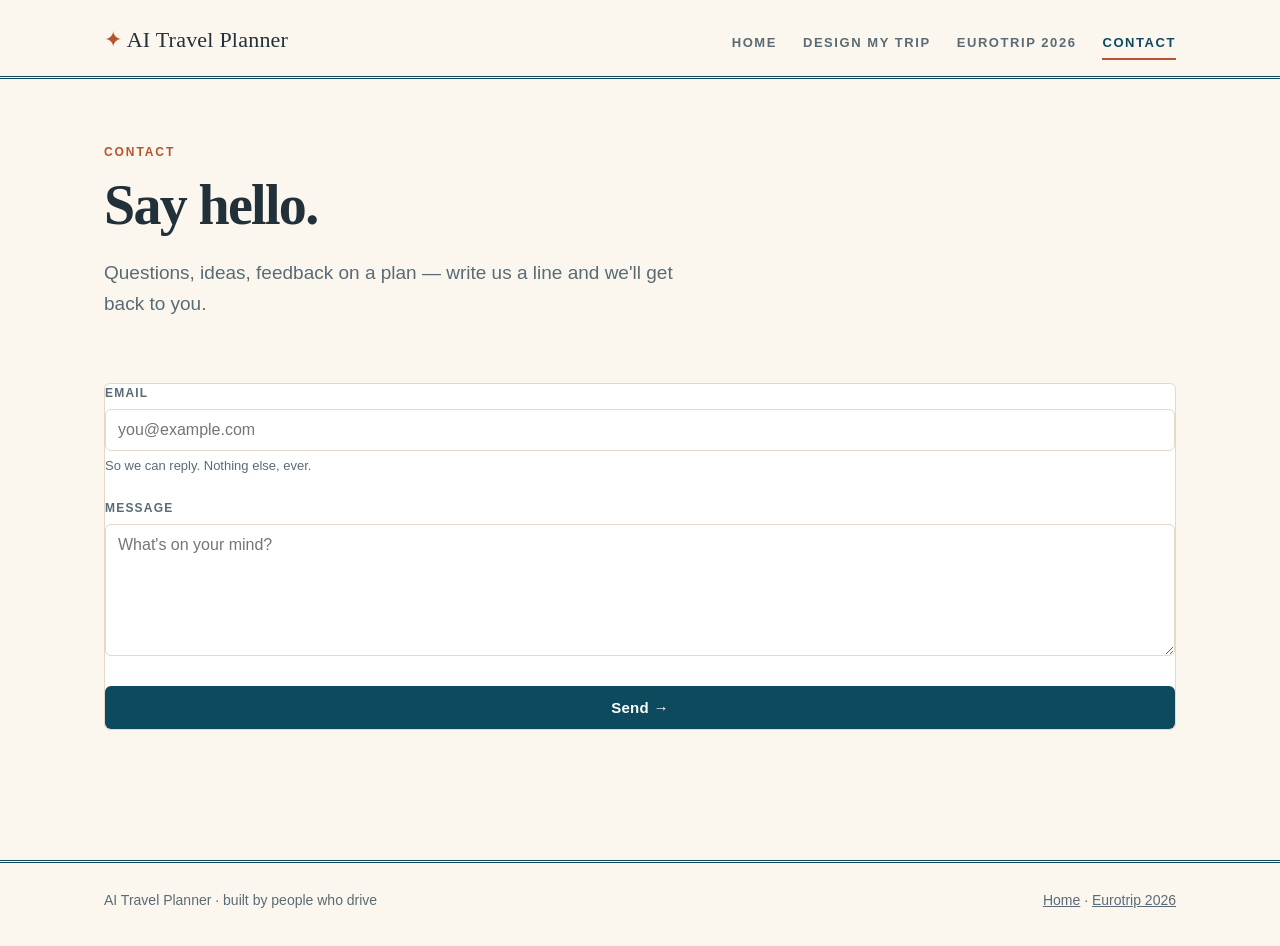
<file: website/contact.html>
<!DOCTYPE html>
<html lang="en">
<head>
<meta charset="UTF-8">
<meta name="viewport" content="width=device-width, initial-scale=1">
<title>Contact — AI Travel Planner</title>
<meta name="description" content="Questions, ideas, feedback — drop us a line and we'll get back to you.">
<link rel="icon" href="data:image/svg+xml,%3Csvg xmlns='http://www.w3.org/2000/svg' viewBox='0 0 100 100'%3E%3Ccircle cx='50' cy='50' r='46' fill='%230E4A5E'/%3E%3Cpath d='M50 18 L60 55 L50 48 L40 55 Z' fill='%23FBF7EF'/%3E%3Cpath d='M50 82 L40 45 L50 52 L60 45 Z' fill='%23B4552D'/%3E%3C/svg%3E">
<link rel="stylesheet" href="styles.css">
</head>
<body>

<header class="site-header">
  <div class="wrap">
    <a class="brand" href="index.html"><span class="compass">✦</span> AI Travel Planner</a>
    <nav class="site-nav">
      <a href="index.html">Home</a>
      <a href="design_my_trip.html">Design my trip</a>
      <a href="eurotrip.html">Eurotrip 2026</a>
      <a href="contact.html" class="active">Contact</a>
    </nav>
  </div>
</header>

<main>

<section class="hero" style="padding: 64px 0 48px;">
  <div class="wrap">
    <p class="eyebrow">Contact</p>
    <h1>Say hello.</h1>
    <p class="lede">Questions, ideas, feedback on a plan — write us a line and we'll get back to you.</p>
  </div>
</section>

<section style="padding-bottom: 90px;">
  <div class="wrap">

    <form id="contact-form" novalidate>
      <div class="card">
        <div class="form-row">
          <label for="email">Email</label>
          <input id="email" name="email" type="email" placeholder="you@example.com" autocomplete="email" required>
          <p class="field-hint">So we can reply. Nothing else, ever.</p>
        </div>
        <div class="form-row">
          <label for="message">Message</label>
          <textarea id="message" name="message" rows="6" placeholder="What's on your mind?" required></textarea>
        </div>
        <button class="btn" type="submit" style="width: 100%;">Send →</button>
        <p class="error" id="form-error" hidden></p>
      </div>
    </form>

    <div class="card success-card" id="success" hidden>
      <p class="eyebrow" style="color: var(--pine);">Message sent</p>
      <h2>Thanks for reaching out</h2>
      <p class="muted">We read every message and will get back to you at the email you gave us.</p>
      <p style="margin-top: 22px;"><a href="index.html">← Back to home</a></p>
    </div>

  </div>
</section>

</main>

<footer class="site-footer">
  <div class="wrap">
    <span>AI Travel Planner · built by people who drive</span>
    <span><a href="index.html">Home</a> · <a href="eurotrip.html">Eurotrip 2026</a></span>
  </div>
</footer>

<script>
(function () {
  var ENDPOINT = "https://formsubmit.co/ajax/sermakarevich@gmail.com";
  // DB service contact endpoint. Local dev auto-targets the db API on :8001;
  // in prod set PROD_CONTACT_API to https://<db-api-domain>/contact.
  // (Empty prod value = skip DB, email still sent.)
  var PROD_CONTACT_API = "";
  var isLocal = location.hostname === "localhost" || location.hostname === "127.0.0.1";
  var CONTACT_API = isLocal ? "http://localhost:8001/contact" : PROD_CONTACT_API;
  var SOURCE = "contact";
  var form = document.getElementById("contact-form");
  var errEl = document.getElementById("form-error");
  var successEl = document.getElementById("success");
  var submitting = false;

  function showError(msg) {
    errEl.textContent = msg;
    errEl.hidden = false;
  }

  form.addEventListener("submit", function (e) {
    e.preventDefault();
    if (submitting) return; // guard against rapid multi-click
    errEl.hidden = true;

    var email = form.email.value.trim();
    var message = form.message.value.trim();

    if (!email || !message) {
      showError("Please fill in your email and a message.");
      return;
    }
    if (!/^[^\s@]+@[^\s@]+\.[^\s@]+$/.test(email)) {
      showError("That email doesn't look right.");
      return;
    }

    var btn = form.querySelector("button[type=submit]");
    submitting = true;
    btn.disabled = true;
    btn.textContent = "Sending…";

    // DB is best-effort — email is the source of truth if it fails.
    var dbDone = Promise.resolve();
    if (CONTACT_API) {
      dbDone = fetch(CONTACT_API, {
        method: "POST",
        headers: { "Content-Type": "application/json" },
        body: JSON.stringify({ version: "v0", source: SOURCE, email: email, message: message })
      }).catch(function () { /* non-blocking */ });
    }

    dbDone
      .then(function () {
        var emailBody = {
          _subject: "Contact message — " + email,
          _template: "table",
          "Email": email,
          "Message": message
        };
        return fetch(ENDPOINT, {
          method: "POST",
          headers: { "Content-Type": "application/json", "Accept": "application/json" },
          body: JSON.stringify(emailBody)
        }).then(function (res) {
          if (!res.ok) throw new Error("HTTP " + res.status);
          return res.json();
        });
      })
      .then(function () {
        form.hidden = true;
        successEl.hidden = false;
        successEl.scrollIntoView({ behavior: "smooth", block: "center" });
      })
      .catch(function () {
        submitting = false;
        btn.disabled = false;
        btn.textContent = "Send →";
        showError("Couldn't send your message. Please try again, or email us directly at sermakarevich@gmail.com.");
      });
  });
})();
</script>

</body>
</html>
</file>
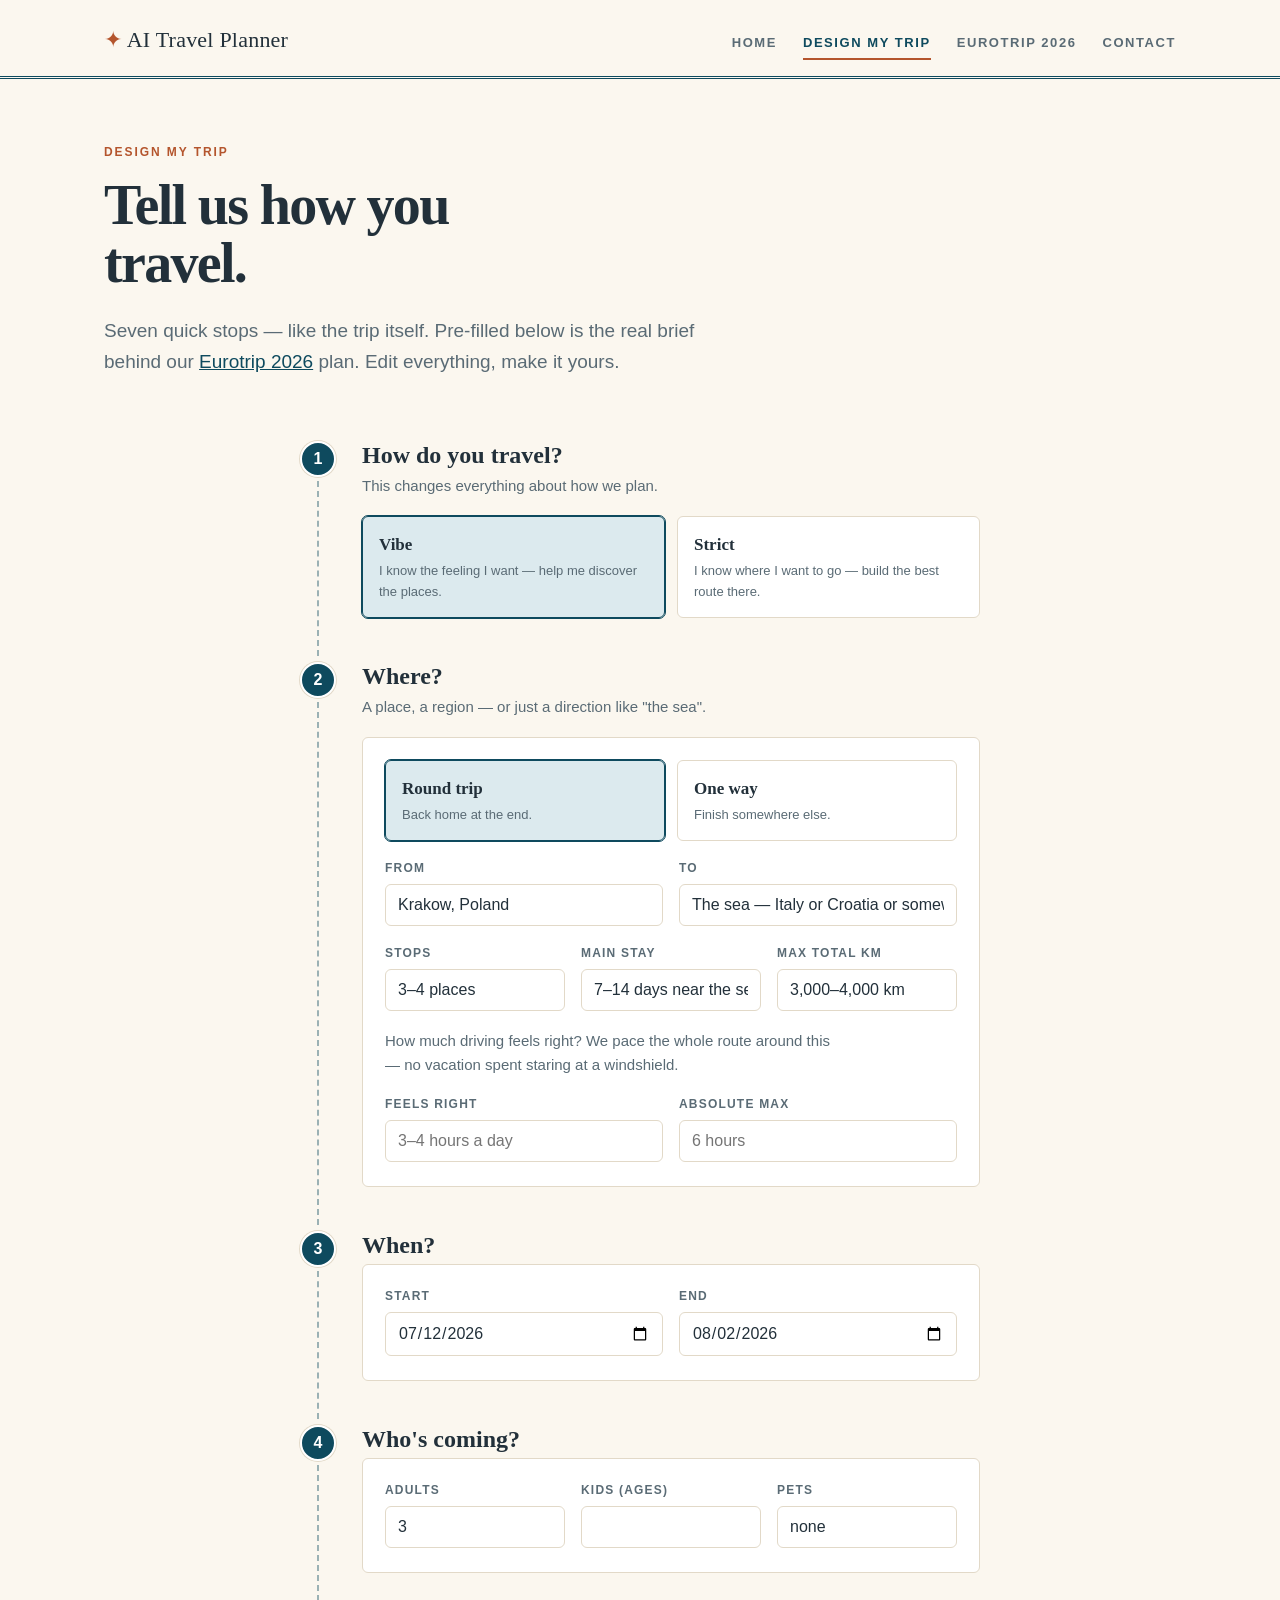
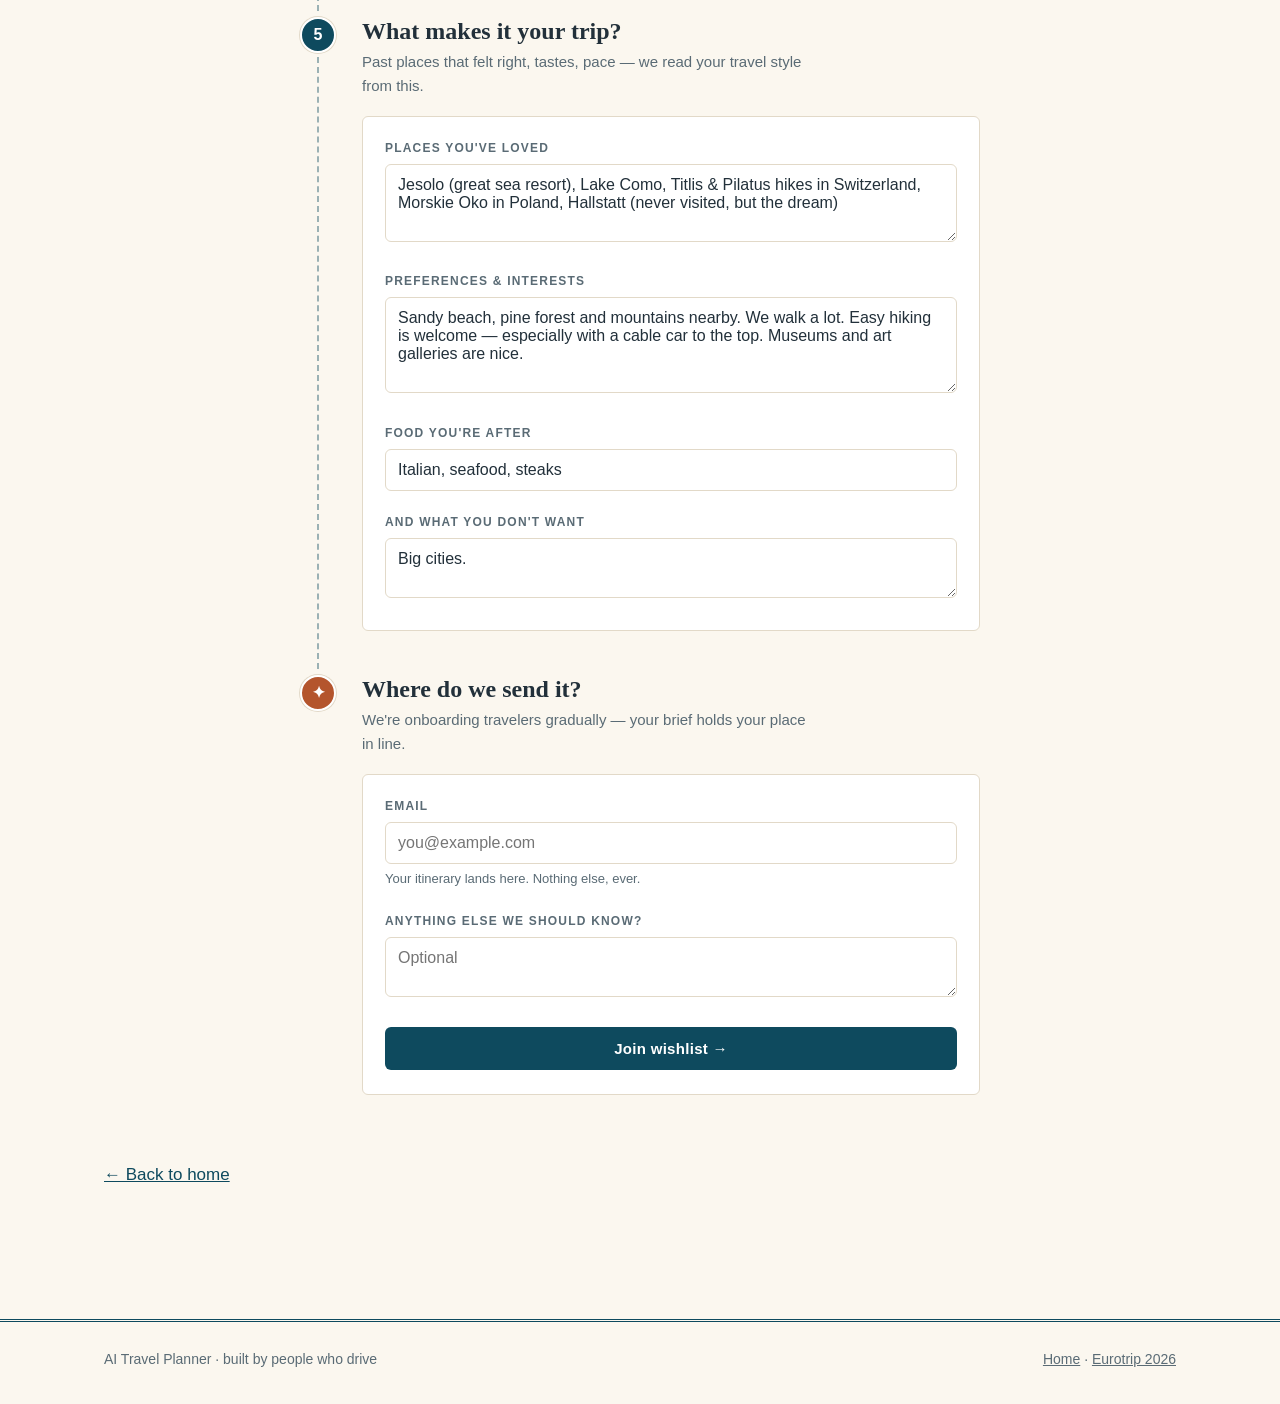
<file: website/design_my_trip.html>
<!DOCTYPE html>
<html lang="en">
<head>
<meta charset="UTF-8">
<meta name="viewport" content="width=device-width, initial-scale=1">
<title>Design my trip — AI Travel Planner</title>
<meta name="description" content="The full trip brief: how you travel, who's coming, what you love and what you avoid. The more you tell us, the better the plan.">
<link rel="icon" href="data:image/svg+xml,%3Csvg xmlns='http://www.w3.org/2000/svg' viewBox='0 0 100 100'%3E%3Ccircle cx='50' cy='50' r='46' fill='%230E4A5E'/%3E%3Cpath d='M50 18 L60 55 L50 48 L40 55 Z' fill='%23FBF7EF'/%3E%3Cpath d='M50 82 L40 45 L50 52 L60 45 Z' fill='%23B4552D'/%3E%3C/svg%3E">
<link rel="stylesheet" href="styles.css">
</head>
<body>

<header class="site-header">
  <div class="wrap">
    <a class="brand" href="index.html"><span class="compass">✦</span> AI Travel Planner</a>
    <nav class="site-nav">
      <a href="index.html">Home</a>
      <a href="design_my_trip.html" class="active">Design my trip</a>
      <a href="eurotrip.html">Eurotrip 2026</a>
      <a href="contact.html">Contact</a>
    </nav>
  </div>
</header>

<main>

<section class="hero" style="padding: 64px 0 48px;">
  <div class="wrap">
    <p class="eyebrow">Design my trip</p>
    <h1>Tell us how you travel.</h1>
    <p class="lede">Seven quick stops — like the trip itself. Pre-filled below is the real brief behind our <a href="eurotrip.html">Eurotrip 2026</a> plan. Edit everything, make it yours.</p>
  </div>
</section>

<section style="padding-bottom: 90px;">
  <div class="wrap">

    <!-- DESIGN-FORM:START — generated by planner/scripts/build_design_form.py; edit the partial, not here -->
    <form id="brief-form" novalidate>
      <ol class="form-route">

        <li>
          <span class="pin">1</span>
          <h2 class="fr-h">How do you travel?</h2>
          <p class="section-note">This changes everything about how we plan.</p>
          <div class="choice-row">
            <label class="choice">
              <input type="radio" name="mode" value="vibe" checked>
              <span class="choice-title">Vibe</span>
              <span class="choice-sub">I know the feeling I want — help me discover the places.</span>
            </label>
            <label class="choice">
              <input type="radio" name="mode" value="strict">
              <span class="choice-title">Strict</span>
              <span class="choice-sub">I know where I want to go — build the best route there.</span>
            </label>
          </div>
        </li>

        <li>
          <span class="pin">2</span>
          <h2 class="fr-h">Where?</h2>
          <p class="section-note">A place, a region — or just a direction like "the sea".</p>
          <div class="card">
            <div class="choice-row" style="margin-bottom: 18px;">
              <label class="choice">
                <input type="radio" name="trip_type" value="round" checked>
                <span class="choice-title">Round trip</span>
                <span class="choice-sub">Back home at the end.</span>
              </label>
              <label class="choice">
                <input type="radio" name="trip_type" value="oneway">
                <span class="choice-title">One way</span>
                <span class="choice-sub">Finish somewhere else.</span>
              </label>
            </div>
            <div class="form-grid-2">
              <div>
                <label for="from">From</label>
                <input id="from" name="from" type="text" value="Krakow, Poland" required>
              </div>
              <div>
                <label for="to">To</label>
                <input id="to" name="to" type="text" value="The sea — Italy or Croatia or somewhere there">
              </div>
            </div>
            <div class="form-grid-3" style="margin-top: 18px;">
              <div>
                <label for="stops">Stops</label>
                <input id="stops" name="stops" type="text" value="3–4 places">
              </div>
              <div>
                <label for="main-stop">Main stay</label>
                <input id="main-stop" name="main_stop" type="text" value="7–14 days near the sea">
              </div>
              <div>
                <label for="max-km">Max total km</label>
                <input id="max-km" name="max_km" type="text" value="3,000–4,000 km">
              </div>
            </div>
            <p class="section-note" style="margin-top: 18px;">How much driving feels right? We pace the whole route around this — no vacation spent staring at a windshield.</p>
            <div class="form-grid-2">
              <div>
                <label for="drive-optimal">Feels right</label>
                <input id="drive-optimal" name="drive_optimal" type="text" placeholder="3–4 hours a day" value="">
              </div>
              <div>
                <label for="drive-max">Absolute max</label>
                <input id="drive-max" name="drive_max" type="text" placeholder="6 hours" value="">
              </div>
            </div>
          </div>
        </li>

        <li>
          <span class="pin">3</span>
          <h2 class="fr-h">When?</h2>
          <div class="card">
            <div class="form-grid-2">
              <div>
                <label for="start">Start</label>
                <input id="start" name="start" type="date" value="2026-07-12" required>
              </div>
              <div>
                <label for="end">End</label>
                <input id="end" name="end" type="date" value="2026-08-02" required>
              </div>
            </div>
          </div>
        </li>

        <li>
          <span class="pin">4</span>
          <h2 class="fr-h">Who's coming?</h2>
          <div class="card">
            <div class="form-grid-3">
              <div>
                <label for="adults">Adults</label>
                <input id="adults" name="adults" type="number" min="1" max="12" value="3" required>
              </div>
              <div>
                <label for="kids">Kids (ages)</label>
                <input id="kids" name="kids" type="text" value="">
              </div>
              <div>
                <label for="pets">Pets</label>
                <input id="pets" name="pets" type="text" value="none">
              </div>
            </div>
          </div>
        </li>

        <li>
          <span class="pin">5</span>
          <h2 class="fr-h">What makes it your trip?</h2>
          <p class="section-note">Past places that felt right, tastes, pace — we read your travel style from this.</p>
          <div class="card">
            <div class="form-row">
              <label for="loved">Places you've loved</label>
              <textarea id="loved" name="loved" rows="3">Jesolo (great sea resort), Lake Como, Titlis &amp; Pilatus hikes in Switzerland, Morskie Oko in Poland, Hallstatt (never visited, but the dream)</textarea>
            </div>
            <div class="form-row">
              <label for="prefs">Preferences &amp; interests</label>
              <textarea id="prefs" name="prefs" rows="4">Sandy beach, pine forest and mountains nearby. We walk a lot. Easy hiking is welcome — especially with a cable car to the top. Museums and art galleries are nice.</textarea>
            </div>
            <div class="form-row" style="margin-top: 18px;">
              <label for="food">Food you're after</label>
              <input id="food" name="food" type="text" value="Italian, seafood, steaks">
            </div>
            <div class="form-row" style="margin-bottom: 0;">
              <label for="avoid">And what you don't want</label>
              <textarea id="avoid" name="avoid" rows="2">Big cities.</textarea>
            </div>
          </div>
        </li>

        <li>
          <span class="pin pin-final">✦</span>
          <h2 class="fr-h">Where do we send it?</h2>
          <p class="section-note">We're onboarding travelers gradually — your brief holds your place in line.</p>
          <div class="card">
            <div class="form-row">
              <label for="email">Email</label>
              <input id="email" name="email" type="email" placeholder="you@example.com" autocomplete="email" required>
              <p class="field-hint">Your itinerary lands here. Nothing else, ever.</p>
            </div>
            <div class="form-row">
              <label for="note">Anything else we should know?</label>
              <textarea id="note" name="note" rows="2" placeholder="Optional"></textarea>
            </div>
            <button class="btn" type="submit" style="width: 100%;">Join wishlist →</button>
            <p class="error" id="form-error" hidden></p>
          </div>
        </li>

      </ol>
    </form>

    <div class="card success-card" id="success" hidden>
      <p class="eyebrow" style="color: var(--pine);">You're on the list</p>
      <h2 style="color:var(--pine);font-family:var(--serif);font-size:24px;margin-bottom:10px">Brief received</h2>
      <p class="muted">We'll research the route around everything you told us and email your day-by-day itinerary.</p>
    </div>
    <!-- DESIGN-FORM:END -->

    <p style="margin-top: 22px;"><a href="index.html">← Back to home</a></p>

  </div>
</section>

</main>

<footer class="site-footer">
  <div class="wrap">
    <span>AI Travel Planner · built by people who drive</span>
    <span><a href="index.html">Home</a> · <a href="eurotrip.html">Eurotrip 2026</a></span>
  </div>
</footer>

<script>
(function () {
  var ENDPOINT = "https://formsubmit.co/ajax/sermakarevich@gmail.com";
  // DB service wishlist endpoint. Local dev auto-targets the db API on :8001;
  // in prod set PROD_WISHLIST_API to https://<db-api-domain>/wishlist.
  // (Empty prod value = skip DB, email still sent.)
  var PROD_WISHLIST_API = "";
  var isLocal = location.hostname === "localhost" || location.hostname === "127.0.0.1";
  var WISHLIST_API = isLocal ? "http://localhost:8001/wishlist" : PROD_WISHLIST_API;
  var SOURCE = "design_my_trip";
  var form = document.getElementById("brief-form");
  var errEl = document.getElementById("form-error");
  var successEl = document.getElementById("success");
  var submitting = false;

  function showError(msg) {
    errEl.textContent = msg;
    errEl.hidden = false;
  }

  form.addEventListener("submit", function (e) {
    e.preventDefault();
    if (submitting) return; // guard against rapid multi-click
    errEl.hidden = true;

    var from = form.from.value.trim();
    var start = form.start.value;
    var end = form.end.value;
    var email = form.email.value.trim();

    if (!from || !start || !end || !email) {
      showError("Please fill in: where from, both dates, and your email.");
      return;
    }
    if (end < start) {
      showError("End date is before the start date.");
      return;
    }
    if (!/^[^\s@]+@[^\s@]+\.[^\s@]+$/.test(email)) {
      showError("That email doesn't look right.");
      return;
    }

    var mode = form.querySelector("input[name=mode]:checked").value;
    var tripType = form.querySelector("input[name=trip_type]:checked").value;

    var btn = form.querySelector("button[type=submit]");
    submitting = true;
    btn.disabled = true;
    btn.textContent = "Sending…";

    var fields = {
      "Mode": mode === "vibe" ? "Vibe — discover places" : "Strict — knows the destination",
      "Trip type": tripType === "round" ? "Round trip" : "One way",
      "From": from,
      "To": form.to.value.trim(),
      "Start": start,
      "End": end,
      "Adults": form.adults.value,
      "Kids": form.kids.value.trim(),
      "Pets": form.pets.value.trim(),
      "Driving per day (optimal)": form.drive_optimal.value.trim(),
      "Driving per day (max)": form.drive_max.value.trim(),
      "Places they loved": form.loved.value.trim(),
      "Preferences": form.prefs.value.trim(),
      "Stops": form.stops.value.trim(),
      "Main stay": form.main_stop.value.trim(),
      "Max total km": form.max_km.value.trim(),
      "Food": form.food.value.trim(),
      "Avoid": form.avoid.value.trim(),
      "Note": form.note.value.trim(),
      "Traveler email": email
    };

    // Check the DB first — one wishlist entry per email — before sending the email copy.
    var dbDuplicate = false;
    var dbDone = Promise.resolve();
    if (WISHLIST_API) {
      var dbBody = {
        version: "v0",
        source: SOURCE, email: email,
        from: from, to: form.to.value.trim(), start: start, end: end,
        fields: fields
      };
      dbDone = fetch(WISHLIST_API, {
        method: "POST",
        headers: { "Content-Type": "application/json" },
        body: JSON.stringify(dbBody)
      }).then(function (res) {
        if (res.status === 409) dbDuplicate = true;
      }).catch(function () { /* non-blocking — email is the source of truth if this fails */ });
    }

    dbDone
      .then(function () {
        if (dbDuplicate) {
          var err = new Error("duplicate");
          err.duplicate = true;
          throw err;
        }
        var emailBody = { _subject: "Wishlist brief — " + from + " → " + (form.to.value.trim() || "open") + " (" + start + ")", _template: "table" };
        Object.keys(fields).forEach(function (k) { emailBody[k] = fields[k]; });
        return fetch(ENDPOINT, {
          method: "POST",
          headers: { "Content-Type": "application/json", "Accept": "application/json" },
          body: JSON.stringify(emailBody)
        }).then(function (res) {
          if (!res.ok) throw new Error("HTTP " + res.status);
          return res.json();
        });
      })
      .then(function () {
        form.hidden = true;
        successEl.hidden = false;
        successEl.scrollIntoView({ behavior: "smooth", block: "center" });
      })
      .catch(function (err) {
        submitting = false;
        btn.disabled = false;
        btn.textContent = "Join wishlist →";
        if (err && err.duplicate) {
          showError("This email is already on the wishlist — we'll be in touch.");
          return;
        }
        showError("Couldn't send the brief. Please try again, or email us directly at sermakarevich@gmail.com.");
      });
  });
})();
</script>

</body>
</html>
</file>
<file: docs/styles.css>
/* AI Travel Planner — editorial travel journal design system */

:root {
  --sea: #0E4A5E;
  --sea-soft: #DCEAEE;
  --pine: #2F5D3A;
  --pine-soft: #E3EDE2;
  --rust: #B4552D;
  --rust-soft: #F5E4D9;
  --sand: #EAD9B8;
  --paper: #FBF7EF;
  --ink: #22303A;
  --ink-60: #5A6B75;
  --line: #E2D9C8;
  --serif: "Iowan Old Style", "Palatino", Georgia, "Times New Roman", serif;
  --sans: -apple-system, BlinkMacSystemFont, "Segoe UI", Roboto, Helvetica, Arial, sans-serif;
}

*, *::before, *::after { margin: 0; padding: 0; box-sizing: border-box; }

html { scroll-behavior: smooth; }

@media (prefers-reduced-motion: reduce) {
  html { scroll-behavior: auto; }
}

body {
  font-family: var(--sans);
  background: var(--paper);
  color: var(--ink);
  line-height: 1.6;
  font-size: 17px;
  -webkit-font-smoothing: antialiased;
}

h1, h2, h3 { font-family: var(--serif); font-weight: 600; line-height: 1.2; }

a { color: var(--sea); }

.wrap { max-width: 1120px; margin: 0 auto; padding: 0 24px; }

/* ---------- header ---------- */

.site-header {
  border-bottom: 3px double var(--sea);
  background: var(--paper);
}

.site-header .wrap {
  display: flex;
  align-items: baseline;
  justify-content: space-between;
  padding-top: 22px;
  padding-bottom: 16px;
  gap: 16px;
  flex-wrap: wrap;
}

.brand {
  font-family: var(--serif);
  font-size: 22px;
  color: var(--ink);
  text-decoration: none;
  letter-spacing: 0.01em;
}

.brand .compass { color: var(--rust); }

.site-nav { display: flex; gap: 26px; }

.site-nav a {
  font-size: 13px;
  font-weight: 600;
  text-transform: uppercase;
  letter-spacing: 0.12em;
  text-decoration: none;
  color: var(--ink-60);
  padding-bottom: 4px;
  border-bottom: 2px solid transparent;
}

.site-nav a:hover { color: var(--sea); }

.site-nav a.active {
  color: var(--sea);
  border-bottom-color: var(--rust);
}

/* ---------- shared bits ---------- */

.eyebrow {
  font-size: 16px;
  font-weight: 700;
  text-transform: uppercase;
  letter-spacing: 0.16em;
  color: var(--rust);
  margin-bottom: 14px;
}

.btn {
  display: inline-block;
  background: var(--sea);
  color: #fff;
  font-family: var(--sans);
  font-size: 15px;
  font-weight: 600;
  letter-spacing: 0.02em;
  padding: 13px 30px;
  border: none;
  border-radius: 6px;
  text-decoration: none;
  cursor: pointer;
  transition: background 0.15s ease;
}

.btn:hover { background: #0B3B4B; }

.btn:focus-visible, .site-nav a:focus-visible {
  outline: 2px solid var(--rust);
  outline-offset: 2px;
}

.btn[disabled] { background: var(--ink-60); cursor: default; }

.btn-ghost {
  background: transparent;
  color: var(--sea);
  border: 1px solid var(--sea);
}

.btn-ghost:hover { background: var(--sea-soft); }

.btn-ghost.is-active { background: var(--sea); color: #fff; border-color: var(--sea); }

.card {
  background: #fff;
  border: 1px solid var(--line);
  border-radius: 6px;
}

.muted { color: var(--ink-60); }

/* ---------- hero ---------- */

.hero { padding: 84px 0 64px; text-align: left; }

.hero h1 {
  font-family: var(--sans);
  font-size: 16px;
  font-weight: 700;
  text-transform: uppercase;
  letter-spacing: 0.16em;
  color: var(--rust);
  max-width: none;
  margin-bottom: 14px;
  line-height: 1.3;
}
.hero h1 br { display: none; }
.hero h1 .h1-accent {
  color: inherit;
  white-space: nowrap;
}

.hero .lede {
  font-size: 19px;
  color: var(--ink-60);
  max-width: 58ch;
  margin-bottom: 16px;
}

.hero-points {
  list-style: none;
  max-width: 60ch;
  margin: 0 0 34px;
  padding: 0;
}
.hero-points li {
  position: relative;
  padding-left: 26px;
  margin-bottom: 12px;
  font-size: 17px;
  color: var(--ink-60);
  line-height: 1.5;
}
.hero-points li::before {
  content: "";
  position: absolute;
  left: 0;
  top: 9px;
  width: 8px;
  height: 8px;
  border-radius: 50%;
  background: var(--pine);
}
.hero-points b { color: var(--ink); font-weight: 600; }

.hero-close {
  font-size: 18px;
  color: var(--ink);
  max-width: 58ch;
  margin: 4px 0 0;
  font-family: var(--serif);
  font-style: italic;
}

.wishlist-ask-h { font-weight: 600; color: var(--ink); margin: 8px 0 14px; }
.feature-list.wishlist-ask { margin-bottom: 18px; }

.steps { list-style: none; max-width: 720px; margin: 26px 0 0; }
.steps > li {
  position: relative;
  padding: 0 0 34px 60px;
}
.steps > li::before {
  content: "";
  position: absolute;
  left: 17px;
  top: 38px;
  bottom: 4px;
  border-left: 2px dashed var(--pine);
  opacity: 0.35;
}
.steps > li:last-child { padding-bottom: 0; }
.steps > li:last-child::before { display: none; }
.steps .step-n {
  position: absolute;
  left: 0;
  top: 0;
  width: 36px;
  height: 36px;
  border-radius: 50%;
  background: var(--pine);
  color: #fff;
  font-weight: 700;
  font-size: 16px;
  line-height: 36px;
  text-align: center;
}
.steps h3 {
  font-size: 20px;
  color: var(--ink);
  margin: 4px 0 12px;
}
.steps > li > div > p {
  color: var(--ink-60);
  max-width: 56ch;
}
.steps-note {
  margin-top: 26px;
  font-size: 15px;
  font-style: italic;
  color: var(--rust);
  max-width: 56ch;
}
.steps-commercial {
  margin-top: 12px;
  font-size: 15px;
  color: var(--ink-60);
  max-width: 56ch;
}
.steps-commercial a { color: var(--pine); font-weight: 600; }
.wishlist-origin {
  margin-top: 26px;
  font-size: 15px;
  color: var(--ink-60);
  max-width: 62ch;
}
.wishlist-origin a { color: var(--pine); font-weight: 600; }

.preview-grid {
  margin-top: 28px;
  display: grid;
  grid-template-columns: 1fr 1fr;
  gap: 18px;
  max-width: 900px;
}
.preview-grid a {
  display: block;
  border-radius: 12px;
  overflow: hidden;
  border: 1px solid var(--line, #E3E0D8);
  box-shadow: 0 6px 22px rgba(34, 48, 58, 0.08);
  transition: transform 0.15s ease, box-shadow 0.15s ease;
}
.preview-grid a:hover {
  transform: translateY(-3px);
  box-shadow: 0 12px 30px rgba(34, 48, 58, 0.14);
}
.preview-grid img {
  display: block;
  width: 100%;
  height: 260px;
  object-fit: cover;
  object-position: top;
}
@media (max-width: 640px) {
  .preview-grid { grid-template-columns: 1fr; }
}

/* Example trip links — each on its own line, indented under the label */
.ex-link { display: block; margin-left: 22px; margin-top: 4px; width: max-content; }

.hero-ctas { display: flex; gap: 14px; flex-wrap: wrap; align-items: center; }

/* ---------- sections ---------- */

.section { padding: 64px 0; }

.section + .section { border-top: 1px solid var(--line); }
/* no divider between the examples section and the wishlist CTA */
#wishlist { border-top: none; }

.section h2 { font-size: 30px; margin-bottom: 12px; }

.section .section-sub {
  color: var(--ink-60);
  max-width: 62ch;
  margin-bottom: 34px;
}

/* ---------- feature list (place brief) ---------- */

.feature-list { list-style: none; display: grid; gap: 4px; }

.feature-list li {
  display: flex;
  gap: 16px;
  align-items: flex-start;
  padding: 18px 0;
  border-top: 1px solid var(--line);
}

.feature-list li:last-child { border-bottom: 1px solid var(--line); }

.feature-list .fi {
  flex: none;
  width: 30px;
  height: 30px;
  border-radius: 50%;
  background: var(--rust-soft);
  color: var(--rust);
  font-size: 14px;
  line-height: 30px;
  text-align: center;
}

.feature-list h3 { font-size: 18px; margin-bottom: 4px; }

.feature-list p { font-size: 15px; color: var(--ink-60); max-width: 66ch; }

/* ---------- planner form ---------- */

.form-row { margin-bottom: 22px; }

.form-grid-2 {
  display: grid;
  grid-template-columns: 1fr 1fr;
  gap: 16px;
}

@media (max-width: 520px) { .form-grid-2 { grid-template-columns: 1fr; } }

label {
  display: block;
  font-size: 12px;
  font-weight: 700;
  text-transform: uppercase;
  letter-spacing: 0.1em;
  color: var(--ink-60);
  margin-bottom: 6px;
}

input, select, textarea {
  width: 100%;
  font-family: var(--sans);
  font-size: 16px;
  color: var(--ink);
  background: #fff;
  border: 1px solid var(--line);
  border-radius: 6px;
  padding: 11px 12px;
  text-align: left;  /* iOS right-aligns date input values by default */
}

/* iOS gives date inputs an intrinsic min-width that overflows narrow cards */
input[type="date"] { -webkit-appearance: none; appearance: none; min-width: 0; }

input:focus, select:focus, textarea:focus {
  outline: 2px solid var(--sea);
  outline-offset: 0;
  border-color: var(--sea);
}

.field-hint { font-size: 13px; color: var(--ink-60); margin-top: 5px; }

/* choice pills — radio options rendered as selectable cards */
.choice-row { display: grid; grid-template-columns: 1fr 1fr; gap: 12px; }

@media (max-width: 520px) { .choice-row { grid-template-columns: 1fr; } }

.choice {
  position: relative;
  display: block;
  border: 1px solid var(--line);
  border-radius: 6px;
  background: #fff;
  padding: 14px 16px;
  cursor: pointer;
  text-transform: none;
  letter-spacing: normal;
  margin-bottom: 0;
}

.choice input { position: absolute; opacity: 0; pointer-events: none; width: auto; }

.choice .choice-title {
  display: block;
  font-family: var(--serif);
  font-size: 17px;
  font-weight: 600;
  color: var(--ink);
  margin-bottom: 3px;
}

.choice .choice-sub { display: block; font-size: 13px; color: var(--ink-60); font-weight: 400; }

.choice:has(input:checked) {
  border-color: var(--sea);
  background: var(--sea-soft);
  outline: 1px solid var(--sea);
}

.form-grid-3 { display: grid; grid-template-columns: 1fr 1fr 1fr; gap: 16px; }

@media (max-width: 520px) { .form-grid-3 { grid-template-columns: 1fr; } }

/* ---------- form-as-route: numbered sections along a dashed line ---------- */

.form-route { list-style: none; max-width: 680px; margin: 0 auto; }

.form-route > li {
  position: relative;
  padding: 0 0 44px 62px;
}

.form-route > li::before {
  content: "";
  position: absolute;
  left: 17px;
  top: 40px;
  bottom: 6px;
  border-left: 2px dashed var(--sea);
  opacity: 0.4;
}

.form-route > li:last-child::before { display: none; }

.form-route .pin {
  position: absolute;
  left: 0;
  top: 0;
  width: 36px;
  height: 36px;
  border-radius: 50%;
  background: var(--sea);
  border: 2px solid #fff;
  box-shadow: 0 0 0 1px var(--line);
  color: #fff;
  font-weight: 700;
  font-size: 16px;
  line-height: 32px;
  text-align: center;
}

.form-route .pin-final { background: var(--rust); }

.form-route h2 {
  font-size: 24px;
  margin-bottom: 4px;
}

.form-route .section-note {
  font-size: 15px;
  color: var(--ink-60);
  margin-bottom: 18px;
  max-width: 54ch;
}

.form-route .card { padding: 22px 22px 24px; }

.error { color: var(--rust); font-size: 14px; margin-top: 10px; }

.success-card {
  max-width: 560px;
  margin: 0 auto;
  padding: 40px 32px;
  text-align: center;
  background: var(--pine-soft);
  border-color: var(--pine);
}

.success-card h2 { color: var(--pine); margin-bottom: 10px; }

/* ---------- footer ---------- */

.site-footer {
  border-top: 3px double var(--sea);
  margin-top: 40px;
}

.site-footer .wrap {
  display: flex;
  justify-content: space-between;
  gap: 12px;
  flex-wrap: wrap;
  padding-top: 26px;
  padding-bottom: 34px;
  font-size: 14px;
  color: var(--ink-60);
}

.site-footer a { color: var(--ink-60); }

/* ---------- responsive: tablet & phone ---------- */

/* iPad portrait and narrower laptops */
@media (max-width: 820px) {
  .wrap { padding: 0 20px; }
  .hero { padding: 56px 0 48px; }
  .section { padding: 48px 0; }
  .hero .lede { font-size: 18px; }
}

/* phones */
@media (max-width: 480px) {
  body { font-size: 16px; }
  .wrap { padding: 0 16px; }

  .site-header .wrap { padding-top: 16px; padding-bottom: 12px; gap: 10px; }
  .site-nav { gap: 16px; flex-wrap: wrap; }
  .brand { font-size: 20px; }

  .hero { padding: 40px 0 36px; }
  .hero .lede { font-size: 17px; }
  .hero-ctas { gap: 10px; }
  .hero-ctas .btn { width: 100%; text-align: center; }

  .section { padding: 40px 0; }
  .section h2 { font-size: 25px; }

  .steps > li { padding-left: 48px; }
  .steps > li::before { left: 14px; }
  .steps .step-n { width: 30px; height: 30px; line-height: 30px; font-size: 14px; }

  .preview-grid img { height: 200px; }

  /* form-as-route: pins + left indent eat width on narrow screens */
  .form-route > li { padding-left: 46px; padding-bottom: 36px; }
  .form-route > li::before { left: 15px; }
  .form-route .pin { width: 32px; height: 32px; line-height: 28px; font-size: 14px; }
  .form-route h2 { font-size: 21px; }
  .form-route .card { padding: 18px 16px 20px; }
}
</file>
<file: website/styles.css>
/* AI Travel Planner — editorial travel journal design system */

:root {
  --sea: #0E4A5E;
  --sea-soft: #DCEAEE;
  --pine: #2F5D3A;
  --pine-soft: #E3EDE2;
  --rust: #B4552D;
  --rust-soft: #F5E4D9;
  --sand: #EAD9B8;
  --paper: #FBF7EF;
  --ink: #22303A;
  --ink-60: #5A6B75;
  --line: #E2D9C8;
  --serif: "Iowan Old Style", "Palatino", Georgia, "Times New Roman", serif;
  --sans: -apple-system, BlinkMacSystemFont, "Segoe UI", Roboto, Helvetica, Arial, sans-serif;
}

*, *::before, *::after { margin: 0; padding: 0; box-sizing: border-box; }

html { scroll-behavior: smooth; }

@media (prefers-reduced-motion: reduce) {
  html { scroll-behavior: auto; }
}

body {
  font-family: var(--sans);
  background: var(--paper);
  color: var(--ink);
  line-height: 1.6;
  font-size: 17px;
  -webkit-font-smoothing: antialiased;
}

h1, h2, h3 { font-family: var(--serif); font-weight: 600; line-height: 1.2; }

a { color: var(--sea); }

.wrap { max-width: 1120px; margin: 0 auto; padding: 0 24px; }

/* ---------- header ---------- */

.site-header {
  border-bottom: 3px double var(--sea);
  background: var(--paper);
}

.site-header .wrap {
  display: flex;
  align-items: baseline;
  justify-content: space-between;
  padding-top: 22px;
  padding-bottom: 16px;
  gap: 16px;
  flex-wrap: wrap;
}

.brand {
  font-family: var(--serif);
  font-size: 22px;
  color: var(--ink);
  text-decoration: none;
  letter-spacing: 0.01em;
}

.brand .compass { color: var(--rust); }

.site-nav { display: flex; gap: 26px; }

.site-nav a {
  font-size: 13px;
  font-weight: 600;
  text-transform: uppercase;
  letter-spacing: 0.12em;
  text-decoration: none;
  color: var(--ink-60);
  padding-bottom: 4px;
  border-bottom: 2px solid transparent;
}

.site-nav a:hover { color: var(--sea); }

.site-nav a.active {
  color: var(--sea);
  border-bottom-color: var(--rust);
}

/* ---------- shared bits ---------- */

.eyebrow {
  font-size: 12px;
  font-weight: 700;
  text-transform: uppercase;
  letter-spacing: 0.16em;
  color: var(--rust);
  margin-bottom: 14px;
}

.btn {
  display: inline-block;
  background: var(--sea);
  color: #fff;
  font-family: var(--sans);
  font-size: 15px;
  font-weight: 600;
  letter-spacing: 0.02em;
  padding: 13px 30px;
  border: none;
  border-radius: 6px;
  text-decoration: none;
  cursor: pointer;
  transition: background 0.15s ease;
}

.btn:hover { background: #0B3B4B; }

.btn:focus-visible, .site-nav a:focus-visible {
  outline: 2px solid var(--rust);
  outline-offset: 2px;
}

.btn[disabled] { background: var(--ink-60); cursor: default; }

.btn-ghost {
  background: transparent;
  color: var(--sea);
  border: 1px solid var(--sea);
}

.btn-ghost:hover { background: var(--sea-soft); }

.btn-ghost.is-active { background: var(--sea); color: #fff; border-color: var(--sea); }

.card {
  background: #fff;
  border: 1px solid var(--line);
  border-radius: 6px;
}

.muted { color: var(--ink-60); }

/* ---------- hero ---------- */

.hero { padding: 84px 0 64px; text-align: left; }

.hero h1 {
  font-size: clamp(34px, 5vw, 56px);
  max-width: 16ch;
  margin-bottom: 24px;
  letter-spacing: -0.03em;
  line-height: 1.04;
}
.hero h1 .h1-accent {
  position: relative;
  color: var(--pine);
  white-space: nowrap;
}
.hero h1 .h1-accent::after {
  content: "";
  position: absolute;
  left: 0;
  right: 0;
  bottom: 0.04em;
  height: 0.14em;
  background: var(--rust);
  border-radius: 2px;
  transform: rotate(-0.6deg);
}

.hero .lede {
  font-size: 19px;
  color: var(--ink-60);
  max-width: 58ch;
  margin-bottom: 16px;
}

.hero-points {
  list-style: none;
  max-width: 60ch;
  margin: 0 0 34px;
  padding: 0;
}
.hero-points li {
  position: relative;
  padding-left: 26px;
  margin-bottom: 12px;
  font-size: 17px;
  color: var(--ink-60);
  line-height: 1.5;
}
.hero-points li::before {
  content: "";
  position: absolute;
  left: 0;
  top: 9px;
  width: 8px;
  height: 8px;
  border-radius: 50%;
  background: var(--pine);
}
.hero-points b { color: var(--ink); font-weight: 600; }

.hero-close {
  font-size: 18px;
  color: var(--ink);
  max-width: 58ch;
  margin: 4px 0 0;
  font-family: var(--serif);
  font-style: italic;
}

.wishlist-ask-h { font-weight: 600; color: var(--ink); margin: 8px 0 14px; }
.feature-list.wishlist-ask { margin-bottom: 18px; }

.steps { list-style: none; max-width: 720px; margin: 26px 0 0; }
.steps > li {
  position: relative;
  padding: 0 0 34px 60px;
}
.steps > li::before {
  content: "";
  position: absolute;
  left: 17px;
  top: 38px;
  bottom: 4px;
  border-left: 2px dashed var(--pine);
  opacity: 0.35;
}
.steps > li:last-child { padding-bottom: 0; }
.steps > li:last-child::before { display: none; }
.steps .step-n {
  position: absolute;
  left: 0;
  top: 0;
  width: 36px;
  height: 36px;
  border-radius: 50%;
  background: var(--pine);
  color: #fff;
  font-weight: 700;
  font-size: 16px;
  line-height: 36px;
  text-align: center;
}
.steps h3 {
  font-size: 20px;
  color: var(--ink);
  margin: 4px 0 12px;
}
.steps > li > div > p {
  color: var(--ink-60);
  max-width: 56ch;
}
.steps-note {
  margin-top: 26px;
  font-size: 15px;
  font-style: italic;
  color: var(--rust);
  max-width: 56ch;
}
.steps-commercial {
  margin-top: 12px;
  font-size: 15px;
  color: var(--ink-60);
  max-width: 56ch;
}
.steps-commercial a { color: var(--pine); font-weight: 600; }
.wishlist-origin {
  margin-top: 26px;
  font-size: 15px;
  color: var(--ink-60);
  max-width: 62ch;
}
.wishlist-origin a { color: var(--pine); font-weight: 600; }

.preview-grid {
  margin-top: 28px;
  display: grid;
  grid-template-columns: 1fr 1fr;
  gap: 18px;
  max-width: 900px;
}
.preview-grid a {
  display: block;
  border-radius: 12px;
  overflow: hidden;
  border: 1px solid var(--line, #E3E0D8);
  box-shadow: 0 6px 22px rgba(34, 48, 58, 0.08);
  transition: transform 0.15s ease, box-shadow 0.15s ease;
}
.preview-grid a:hover {
  transform: translateY(-3px);
  box-shadow: 0 12px 30px rgba(34, 48, 58, 0.14);
}
.preview-grid img {
  display: block;
  width: 100%;
  height: 260px;
  object-fit: cover;
  object-position: top;
}
@media (max-width: 640px) {
  .preview-grid { grid-template-columns: 1fr; }
}

.hero-ctas { display: flex; gap: 14px; flex-wrap: wrap; align-items: center; }

/* ---------- sections ---------- */

.section { padding: 64px 0; }

.section + .section { border-top: 1px solid var(--line); }

.section h2 { font-size: 30px; margin-bottom: 12px; }

.section .section-sub {
  color: var(--ink-60);
  max-width: 62ch;
  margin-bottom: 34px;
}

/* ---------- feature list (place brief) ---------- */

.feature-list { list-style: none; display: grid; gap: 4px; }

.feature-list li {
  display: flex;
  gap: 16px;
  align-items: flex-start;
  padding: 18px 0;
  border-top: 1px solid var(--line);
}

.feature-list li:last-child { border-bottom: 1px solid var(--line); }

.feature-list .fi {
  flex: none;
  width: 30px;
  height: 30px;
  border-radius: 50%;
  background: var(--rust-soft);
  color: var(--rust);
  font-size: 14px;
  line-height: 30px;
  text-align: center;
}

.feature-list h3 { font-size: 18px; margin-bottom: 4px; }

.feature-list p { font-size: 15px; color: var(--ink-60); max-width: 66ch; }

/* ---------- planner form ---------- */

.form-row { margin-bottom: 22px; }

.form-grid-2 {
  display: grid;
  grid-template-columns: 1fr 1fr;
  gap: 16px;
}

@media (max-width: 520px) { .form-grid-2 { grid-template-columns: 1fr; } }

label {
  display: block;
  font-size: 12px;
  font-weight: 700;
  text-transform: uppercase;
  letter-spacing: 0.1em;
  color: var(--ink-60);
  margin-bottom: 6px;
}

input, select, textarea {
  width: 100%;
  font-family: var(--sans);
  font-size: 16px;
  color: var(--ink);
  background: #fff;
  border: 1px solid var(--line);
  border-radius: 6px;
  padding: 11px 12px;
}

input:focus, select:focus, textarea:focus {
  outline: 2px solid var(--sea);
  outline-offset: 0;
  border-color: var(--sea);
}

.field-hint { font-size: 13px; color: var(--ink-60); margin-top: 5px; }

/* choice pills — radio options rendered as selectable cards */
.choice-row { display: grid; grid-template-columns: 1fr 1fr; gap: 12px; }

@media (max-width: 520px) { .choice-row { grid-template-columns: 1fr; } }

.choice {
  position: relative;
  display: block;
  border: 1px solid var(--line);
  border-radius: 6px;
  background: #fff;
  padding: 14px 16px;
  cursor: pointer;
  text-transform: none;
  letter-spacing: normal;
  margin-bottom: 0;
}

.choice input { position: absolute; opacity: 0; pointer-events: none; width: auto; }

.choice .choice-title {
  display: block;
  font-family: var(--serif);
  font-size: 17px;
  font-weight: 600;
  color: var(--ink);
  margin-bottom: 3px;
}

.choice .choice-sub { display: block; font-size: 13px; color: var(--ink-60); font-weight: 400; }

.choice:has(input:checked) {
  border-color: var(--sea);
  background: var(--sea-soft);
  outline: 1px solid var(--sea);
}

.form-grid-3 { display: grid; grid-template-columns: 1fr 1fr 1fr; gap: 16px; }

@media (max-width: 520px) { .form-grid-3 { grid-template-columns: 1fr; } }

/* ---------- form-as-route: numbered sections along a dashed line ---------- */

.form-route { list-style: none; max-width: 680px; margin: 0 auto; }

.form-route > li {
  position: relative;
  padding: 0 0 44px 62px;
}

.form-route > li::before {
  content: "";
  position: absolute;
  left: 17px;
  top: 40px;
  bottom: 6px;
  border-left: 2px dashed var(--sea);
  opacity: 0.4;
}

.form-route > li:last-child::before { display: none; }

.form-route .pin {
  position: absolute;
  left: 0;
  top: 0;
  width: 36px;
  height: 36px;
  border-radius: 50%;
  background: var(--sea);
  border: 2px solid #fff;
  box-shadow: 0 0 0 1px var(--line);
  color: #fff;
  font-weight: 700;
  font-size: 16px;
  line-height: 32px;
  text-align: center;
}

.form-route .pin-final { background: var(--rust); }

.form-route h2 {
  font-size: 24px;
  margin-bottom: 4px;
}

.form-route .section-note {
  font-size: 15px;
  color: var(--ink-60);
  margin-bottom: 18px;
  max-width: 54ch;
}

.form-route .card { padding: 22px 22px 24px; }

.error { color: var(--rust); font-size: 14px; margin-top: 10px; }

.success-card {
  max-width: 560px;
  margin: 0 auto;
  padding: 40px 32px;
  text-align: center;
  background: var(--pine-soft);
  border-color: var(--pine);
}

.success-card h2 { color: var(--pine); margin-bottom: 10px; }

/* ---------- footer ---------- */

.site-footer {
  border-top: 3px double var(--sea);
  margin-top: 40px;
}

.site-footer .wrap {
  display: flex;
  justify-content: space-between;
  gap: 12px;
  flex-wrap: wrap;
  padding-top: 26px;
  padding-bottom: 34px;
  font-size: 14px;
  color: var(--ink-60);
}

.site-footer a { color: var(--ink-60); }
</file>
